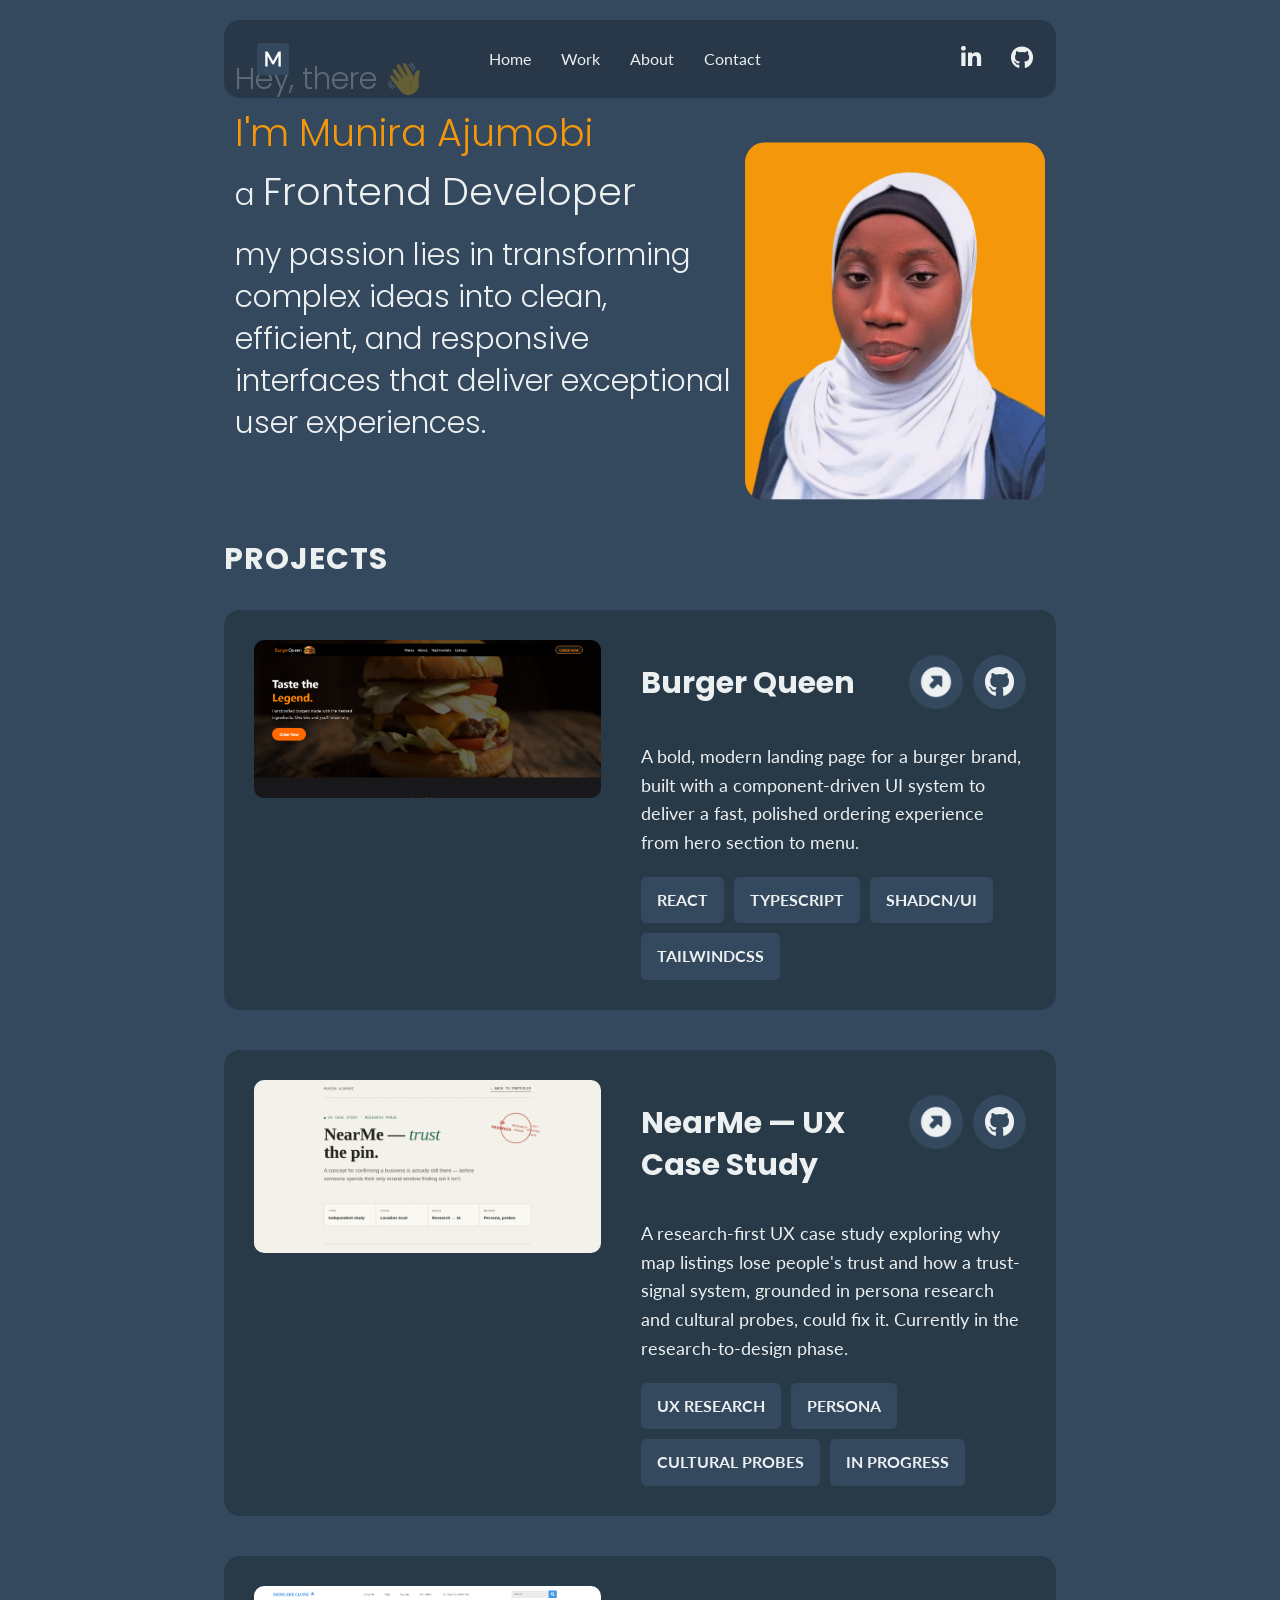
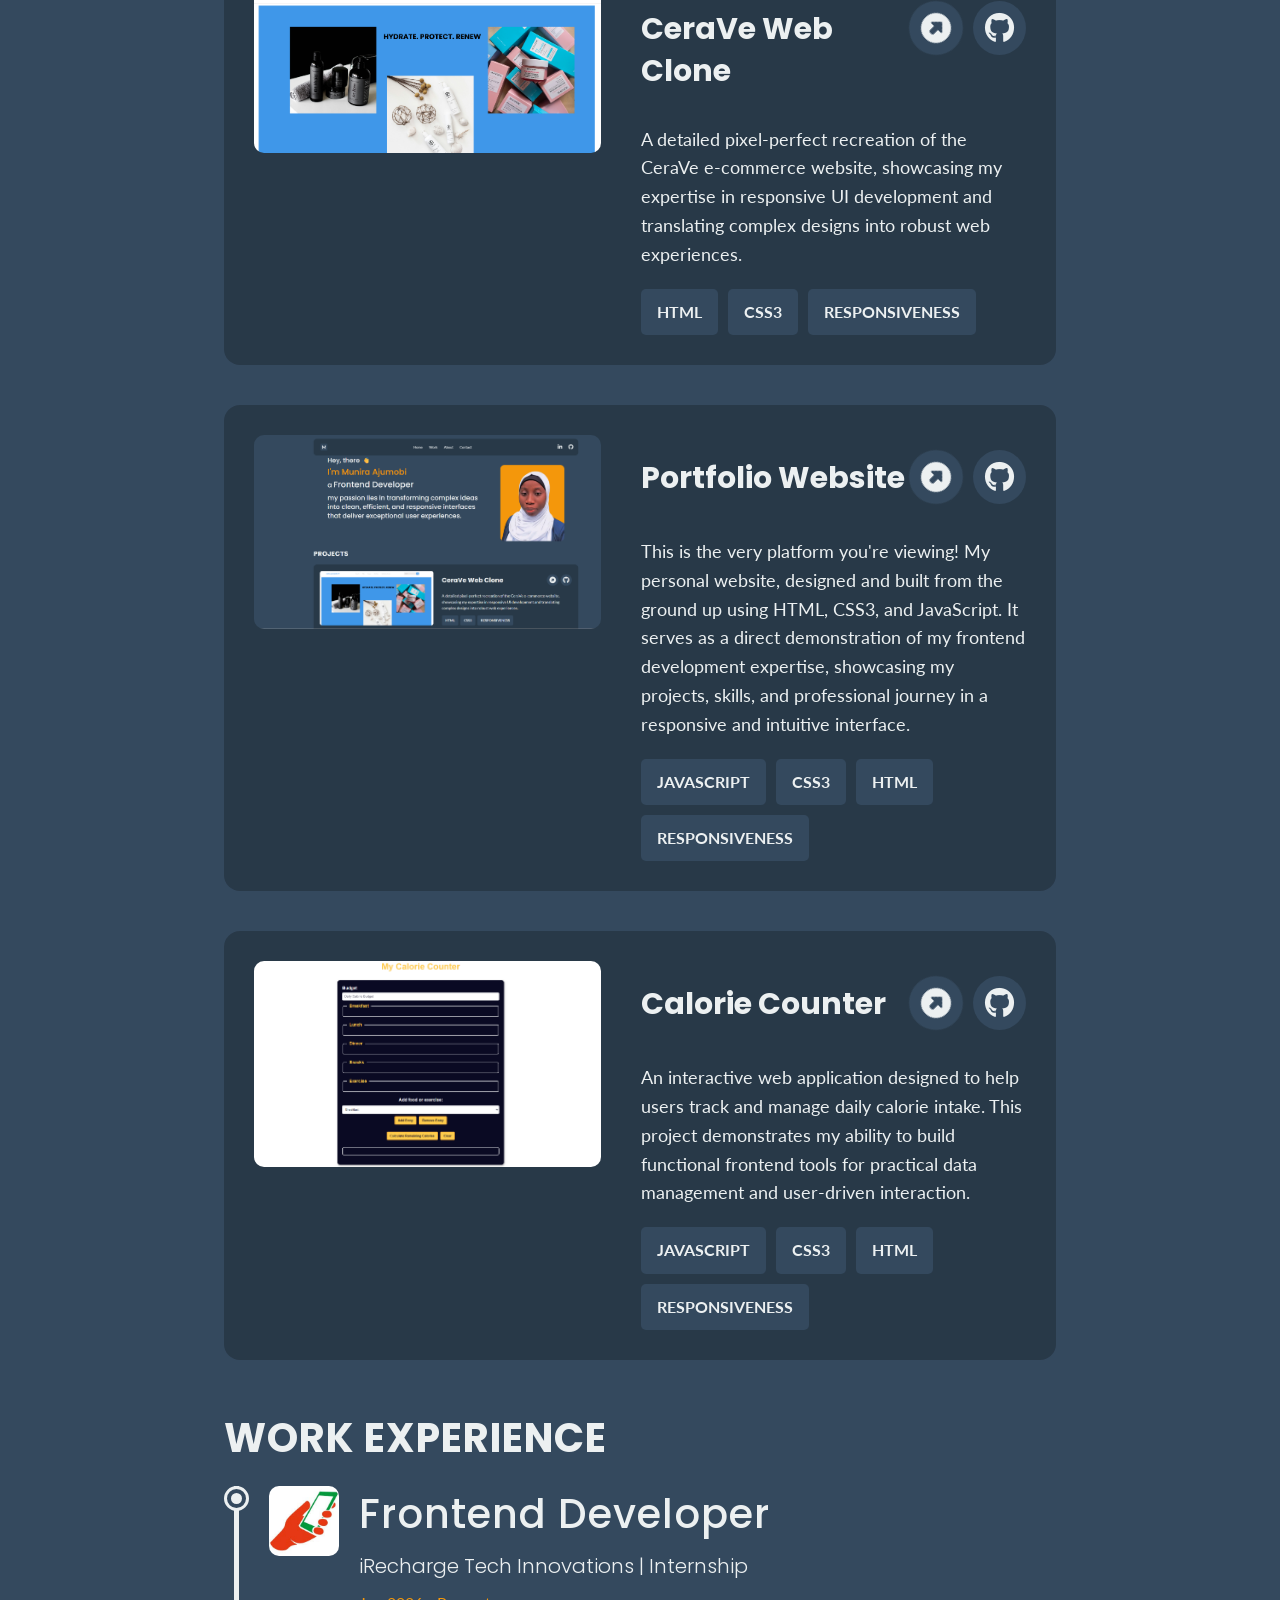
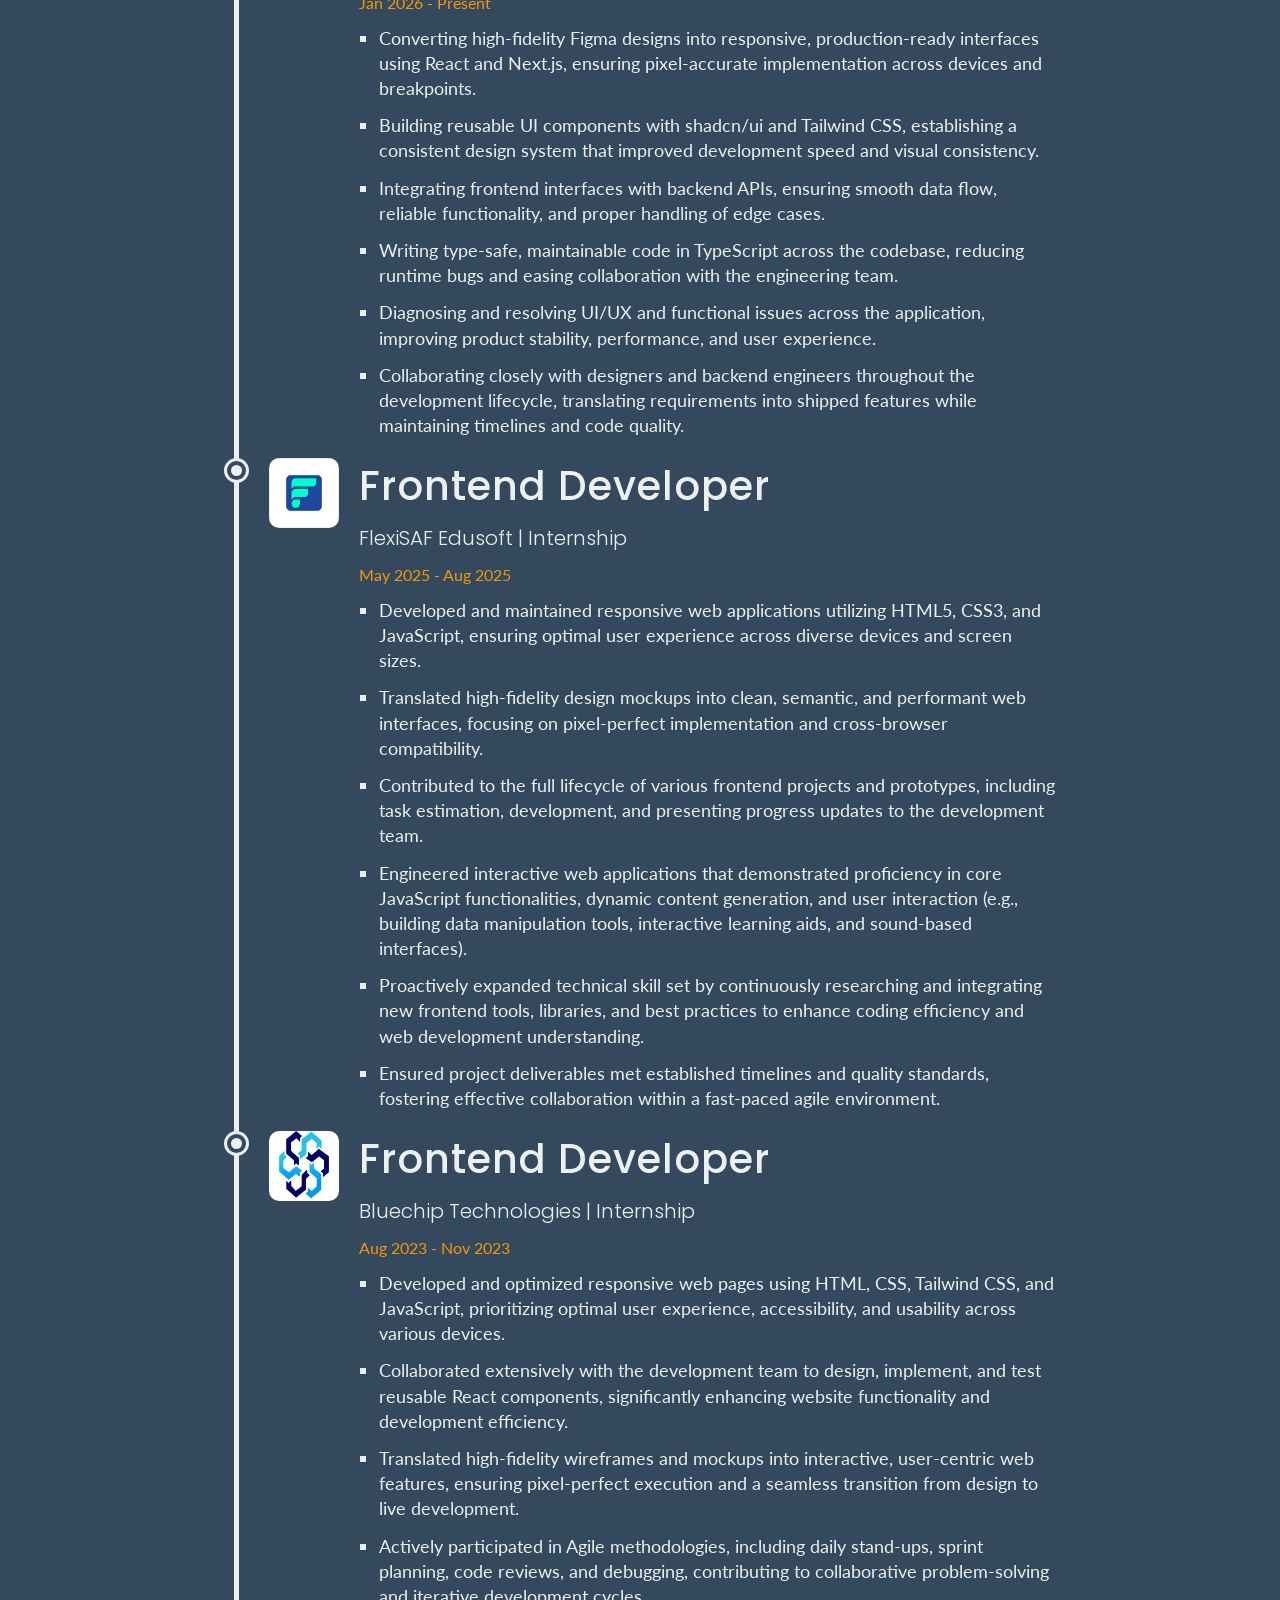
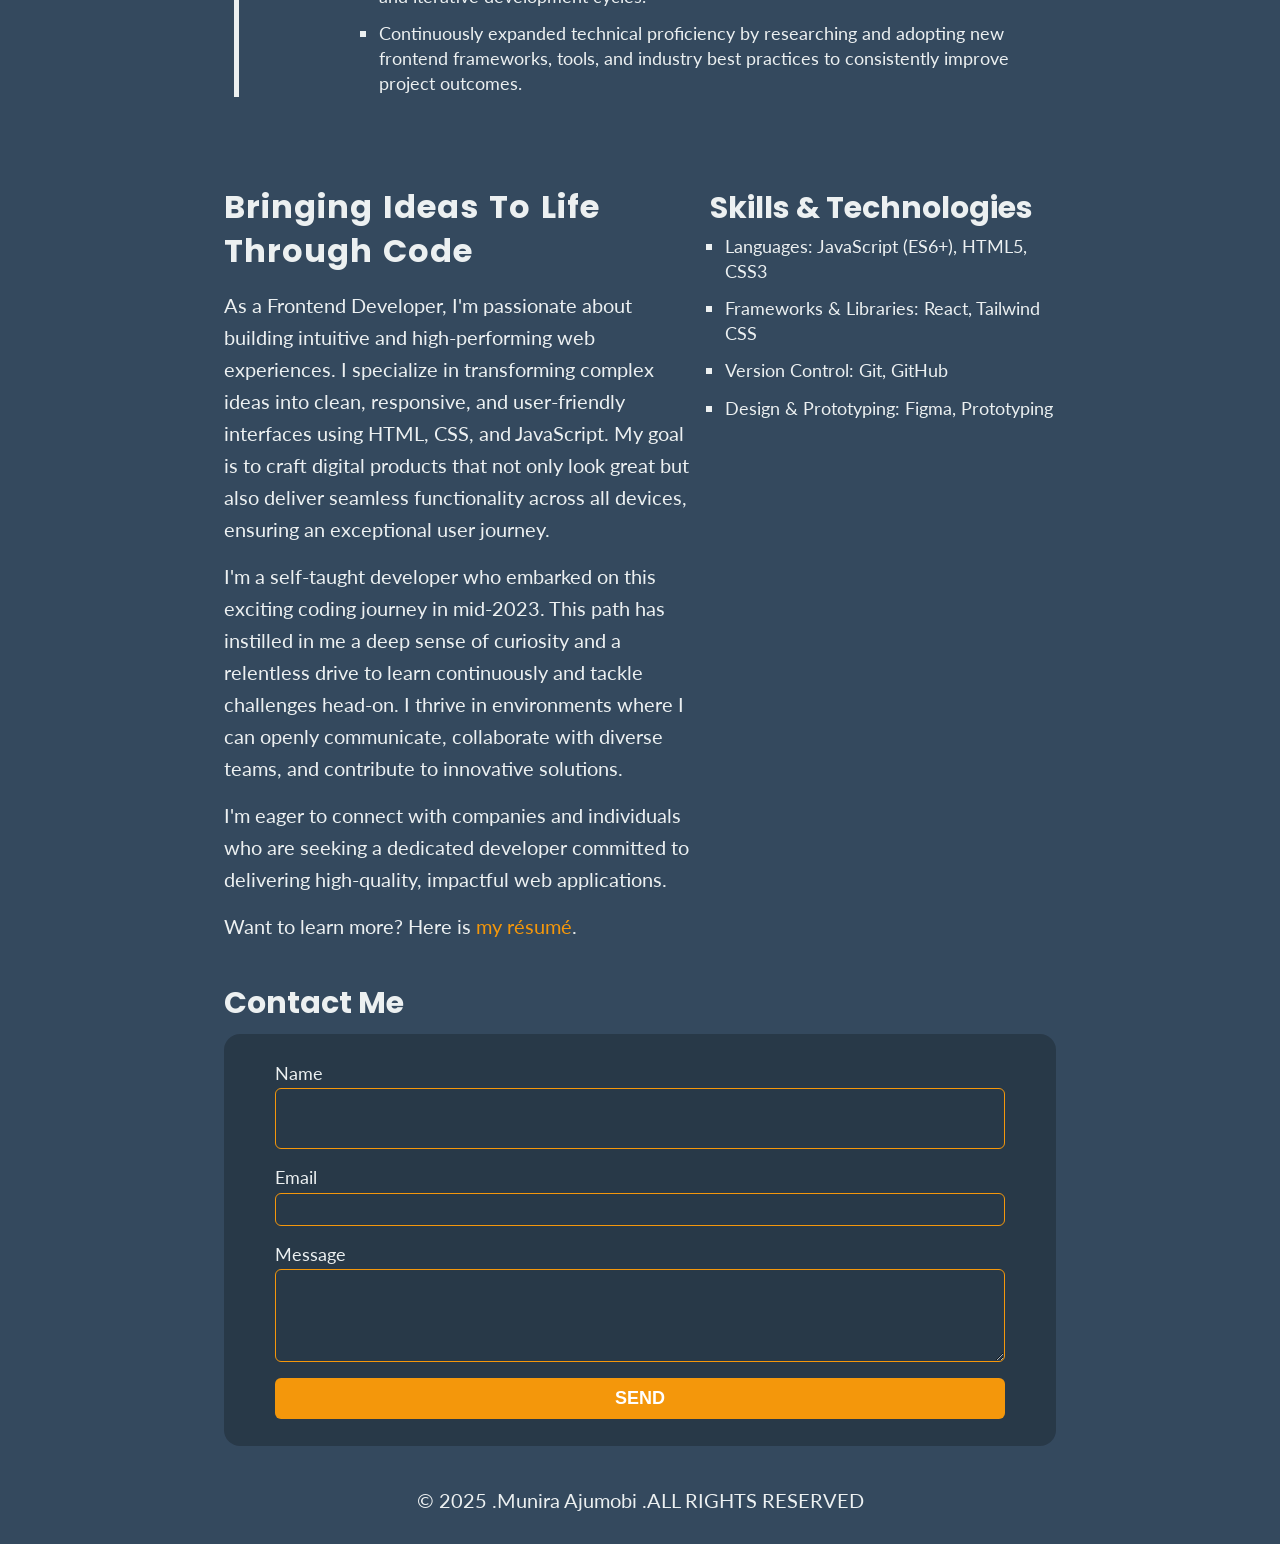
<file: index.html>
<!doctype html>
<html lang="en">
  <head>
    <meta charset="UTF-8" />
    <meta name="viewport" content="width=device-width, initial-scale=1.0" />
    <title>Munira Ajumobi - Frontend Developer Portfolio</title>
    <link
      rel="icon"
      type="image/png"
      sizes="32x32"
      href="./images/favicon-32x32.png"
    />
    <link rel="preconnect" href="https://fonts.googleapis.com" />
    <link rel="preconnect" href="https://fonts.gstatic.com" crossorigin />
    <link
      href="https://fonts.googleapis.com/css2?family=Poppins:wght@500;700&display=swap"
      rel="stylesheet"
    />

    <link rel="preconnect" href="https://fonts.googleapis.com" />
    <link rel="preconnect" href="https://fonts.gstatic.com" crossorigin />
    <link
      href="https://fonts.googleapis.com/css2?family=Lato:wght@400;700&display=swap"
      rel="stylesheet"
    />

    <link
      rel="stylesheet"
      href="https://cdnjs.cloudflare.com/ajax/libs/font-awesome/6.5.2/css/all.min.css"
      integrity="sha512-SnH5WK+bZxgPHs44uWIX+LLJAJ9/2PkPKZ5QiAj6Ta86w+fsb2TkcmfRyVX3pBnMFcV7oQPJkl9QevSCWr3W6A=="
      crossorigin="anonymous"
      referrerpolicy="no-referrer"
    />

    <link rel="stylesheet" href="styles.css" />
  </head>
  <body>
    <div class="portfolio-container">
      <nav>
        <p id="my-name">Munira Ajumobi</p>
        <img src="./images/favicon-32x32.png" id="muni-logo" />
        <i class="fa fa-bars" id="bars" aria-hidden="true"></i>
        <i class="fa fa-times" id="close" aria-hidden="true"></i>

        <ul class="larger-screen-nav">
          <li><a href="#home">Home</a></li>
          <li><a href="#work">Work</a></li>
          <li><a href="#about">About</a></li>
          <li><a href="#contact">Contact</a></li>
        </ul>

        <div class="contact-iconnn larger-screen-nav">
          <a href="https://www.linkedin.com/in/munira-ajumobi" target="_blank"
            ><i
              class="fab fa-linkedin-in"
              id="contact-icon"
              aria-hidden="true"
            ></i
          ></a>
          <a href="https://github.com/Mun-eerah" target="_blank"
            ><i class="fab fa-github" id="contact-icon" aria-hidden="true"></i
          ></a>
        </div>
      </nav>

      <div class="second-nav">
        <ul>
          <li><a href="#home">Home</a></li>
          <li><a href="#work">Work</a></li>
          <li><a href="#about">About</a></li>
          <li><a href="#contact">Contact</a></li>
        </ul>

        <div class="contact-icons">
          <a href="https://www.linkedin.com/in/munira-ajumobi" target="_blank"
            ><i
              class="fab fa-linkedin-in"
              id="contact-icon"
              aria-hidden="true"
            ></i
          ></a>
          <a href="https://github.com/Mun-eerah" target="_blank"
            ><i class="fab fa-github" id="contact-icon" aria-hidden="true"></i
          ></a>
        </div>
      </div>

      <div class="intro-and-image">
        <header id="home">
          <h2>Hey, there 👋</h2>
          <h1 id="name">I'm Munira Ajumobi</h1>
          <h1>a <span id="field">Frontend Developer</span></h1>
          <h2>
            my passion lies in transforming complex ideas into clean, efficient,
            and responsive interfaces that deliver exceptional user experiences.
          </h2>
        </header>

        <div id="muni-div">
          <img
            src="./images/mypic-white-hijab.png"
            title="Munira Ajumobi"
            id="muni"
          />
        </div>
      </div>

      <section id="work">
        <h1>PROJECTS</h1>
        <div class="projects">
          <div class="project">
            <img
              src="./images/burgerqueen.png"
              title="burger queen"
              id="calorie"
            />
            <div>
              <div id="div1">
                <h2>Burger Queen</h2>
                <div id="div2">
                  <a
                    href="https://burgerqueen-landing.vercel.app/"
                    target="_blank"
                    ><i
                      class="fa-solid fa-circle-up project-icon"
                      id="project-icon-arrow"
                      aria-hidden="true"
                    ></i
                  ></a>
                  <a href="https://github.com/Mun-eerah" target="_blank"
                    ><i
                      class="fab fa-github project-icon"
                      aria-hidden="true"
                    ></i
                  ></a>
                </div>
              </div>
              <div id="div3">
                <p>
                  A bold, modern landing page for a burger brand, built with a
                  component-driven UI system to deliver a fast, polished
                  ordering experience from hero section to menu.
                </p>
                <ul class="div3-ul">
                  <li>REACT</li>
                  <li>TYPESCRIPT</li>
                  <li>SHADCN/UI</li>
                  <li>TAILWINDCSS</li>
                </ul>
              </div>
            </div>
          </div>

          <div class="project">
            <img
              src="./images/nearme-thumb.png"
              title="NearMe UX case study"
              id="calorie"
            />
            <div>
              <div id="div1">
                <h2>NearMe — UX Case Study</h2>
                <div id="div2">
                  <a
                    href="https://mun-eerah.github.io/portfolio-website/nearme-case-study.html"
                    target="_blank"
                    ><i
                      class="fa-solid fa-circle-up project-icon"
                      id="project-icon-arrow"
                      aria-hidden="true"
                    ></i
                  ></a>
                  <a href="https://github.com/Mun-eerah" target="_blank"
                    ><i
                      class="fab fa-github project-icon"
                      aria-hidden="true"
                    ></i
                  ></a>
                </div>
              </div>
              <div id="div3">
                <p>
                  A research-first UX case study exploring why map listings lose
                  people's trust and how a trust-signal system, grounded in
                  persona research and cultural probes, could fix it. Currently
                  in the research-to-design phase.
                </p>
                <ul class="div3-ul">
                  <li>UX RESEARCH</li>
                  <li>PERSONA</li>
                  <li>CULTURAL PROBES</li>
                  <li>IN PROGRESS</li>
                </ul>
              </div>
            </div>
          </div>

          <div class="project">
            <img
              src="./images/projects2.png"
              title="calorie counter"
              id="calorie"
            />
            <div>
              <div id="div1">
                <h2>CeraVe Web Clone</h2>
                <div id="div2">
                  <a
                    href="https://mun-eerah.github.io/cerave-website-clone/"
                    target="_blank"
                    ><i
                      class="fa-solid fa-circle-up project-icon"
                      id="project-icon-arrow"
                      aria-hidden="true"
                    ></i
                  ></a>
                  <a href="https://github.com/Mun-eerah" target="_blank"
                    ><i
                      class="fab fa-github project-icon"
                      aria-hidden="true"
                    ></i
                  ></a>
                </div>
              </div>
              <div id="div3">
                <p>
                  A detailed pixel-perfect recreation of the CeraVe e-commerce
                  website, showcasing my expertise in responsive UI development
                  and translating complex designs into robust web experiences.
                </p>
                <ul class="div3-ul">
                  <li>HTML</li>
                  <li>CSS3</li>
                  <li>RESPONSIVENESS</li>
                </ul>
              </div>
            </div>
          </div>

          <div class="project">
            <img
              src="./images/new_portfolio-pic.png"
              title="portfolio website"
              id="calorie"
            />
            <div>
              <div id="div1">
                <h2>Portfolio Website</h2>
                <div id="div2">
                  <a
                    href="https://mun-eerah.github.io/portfolio-website/"
                    target="_blank"
                    ><i
                      class="fa-solid fa-circle-up project-icon"
                      id="project-icon-arrow"
                      aria-hidden="true"
                    ></i
                  ></a>
                  <a href="https://github.com/Mun-eerah" target="_blank"
                    ><i
                      class="fab fa-github project-icon"
                      aria-hidden="true"
                    ></i
                  ></a>
                </div>
              </div>
              <div id="div3">
                <p>
                  This is the very platform you're viewing! My personal website,
                  designed and built from the ground up using HTML, CSS3, and
                  JavaScript. It serves as a direct demonstration of my frontend
                  development expertise, showcasing my projects, skills, and
                  professional journey in a responsive and intuitive interface.
                </p>
                <ul class="div3-ul">
                  <li>JAVASCRIPT</li>
                  <li>CSS3</li>
                  <li>HTML</li>
                  <li>RESPONSIVENESS</li>
                </ul>
              </div>
            </div>
          </div>

          <div class="project">
            <img
              src="./images/projects1.png"
              title="calorie counter"
              id="calorie"
            />
            <div>
              <div id="div1">
                <h2>Calorie Counter</h2>
                <div id="div2">
                  <a
                    href="https://mun-eerah.github.io/calorie-counter-app/"
                    target="_blank"
                    ><i
                      class="fa-solid fa-circle-up project-icon"
                      id="project-icon-arrow"
                      aria-hidden="true"
                    ></i
                  ></a>
                  <a href="https://github.com/Mun-eerah" target="_blank"
                    ><i
                      class="fab fa-github project-icon"
                      aria-hidden="true"
                    ></i
                  ></a>
                </div>
              </div>
              <div id="div3">
                <p>
                  An interactive web application designed to help users track
                  and manage daily calorie intake. This project demonstrates my
                  ability to build functional frontend tools for practical data
                  management and user-driven interaction.
                </p>
                <ul class="div3-ul">
                  <li>JAVASCRIPT</li>
                  <li>CSS3</li>
                  <li>HTML</li>
                  <li>RESPONSIVENESS</li>
                </ul>
              </div>
            </div>
          </div>
        </div>
      </section>

      <article>
        <h1>WORK EXPERIENCE</h1>

        <div class="timeline">
          <!--timeline container-->

          <div class="timeline-item">
            <!--a single item-->
            <div class="timeline-marker">
              <div class="marker"></div>
            </div>
            <!--the markers or circles-->
            <div class="timeline-content">
              <div>
                <img
                  src="images/irecharge-logo.png"
                  class="timeline-image"
                />
              </div>
              <div>
                <h1>Frontend Developer</h1>
                <h3>iRecharge Tech Innovations | Internship</h3>
                <p>Jan 2026 - Present</p>
                <ul>
                  <li>
                    Converting high-fidelity Figma designs into responsive,
                    production-ready interfaces using React and Next.js,
                    ensuring pixel-accurate implementation across devices and
                    breakpoints.
                  </li>
                  <li>
                    Building reusable UI components with shadcn/ui and
                    Tailwind CSS, establishing a consistent design system that
                    improved development speed and visual consistency.
                  </li>
                  <li>
                    Integrating frontend interfaces with backend APIs,
                    ensuring smooth data flow, reliable functionality, and
                    proper handling of edge cases.
                  </li>
                  <li>
                    Writing type-safe, maintainable code in TypeScript across
                    the codebase, reducing runtime bugs and easing
                    collaboration with the engineering team.
                  </li>
                  <li>
                    Diagnosing and resolving UI/UX and functional issues
                    across the application, improving product stability,
                    performance, and user experience.
                  </li>
                  <li>
                    Collaborating closely with designers and backend
                    engineers throughout the development lifecycle,
                    translating requirements into shipped features while
                    maintaining timelines and code quality.
                  </li>
                </ul>
              </div>
            </div>
          </div>

          <div class="timeline-item">
            <!--a single item-->
            <div class="timeline-marker">
              <div class="marker"></div>
            </div>
            <!--the markers or circles-->
            <div class="timeline-content">
              <div>
                <img src="images/flexisaf logo.png" class="timeline-image" />
              </div>
              <div>
                <h1>Frontend Developer</h1>
                <h3>FlexiSAF Edusoft | Internship</h3>
                <p>May 2025 - Aug 2025</p>
                <ul>
                  <li>
                    Developed and maintained responsive web applications
                    utilizing HTML5, CSS3, and JavaScript, ensuring optimal user
                    experience across diverse devices and screen sizes.
                  </li>
                  <li>
                    Translated high-fidelity design mockups into clean,
                    semantic, and performant web interfaces, focusing on
                    pixel-perfect implementation and cross-browser
                    compatibility.
                  </li>
                  <li>
                    Contributed to the full lifecycle of various frontend
                    projects and prototypes, including task estimation,
                    development, and presenting progress updates to the
                    development team.
                  </li>
                  <li>
                    Engineered interactive web applications that demonstrated
                    proficiency in core JavaScript functionalities, dynamic
                    content generation, and user interaction (e.g., building
                    data manipulation tools, interactive learning aids, and
                    sound-based interfaces).
                  </li>
                  <li>
                    Proactively expanded technical skill set by continuously
                    researching and integrating new frontend tools, libraries,
                    and best practices to enhance coding efficiency and web
                    development understanding.
                  </li>
                  <li>
                    Ensured project deliverables met established timelines and
                    quality standards, fostering effective collaboration within
                    a fast-paced agile environment.
                  </li>
                </ul>
              </div>
            </div>
          </div>

          <div class="timeline-item">
            <!--a single item-->
            <div class="timeline-marker">
              <div class="marker"></div>
            </div>
            <!--the markers or circles-->
            <div class="timeline-content">
              <div>
                <img
                  src="images/bluechip-logo.jpeg"
                  class="timeline-image bluechip"
                />
              </div>
              <div>
                <h1>Frontend Developer</h1>
                <h3>Bluechip Technologies | Internship</h3>
                <p>Aug 2023 - Nov 2023</p>
                <ul>
                  <li>
                    Developed and optimized responsive web pages using HTML,
                    CSS, Tailwind CSS, and JavaScript, prioritizing optimal user
                    experience, accessibility, and usability across various
                    devices.
                  </li>
                  <li>
                    Collaborated extensively with the development team to
                    design, implement, and test reusable React components,
                    significantly enhancing website functionality and
                    development efficiency.
                  </li>
                  <li>
                    Translated high-fidelity wireframes and mockups into
                    interactive, user-centric web features, ensuring
                    pixel-perfect execution and a seamless transition from
                    design to live development.
                  </li>
                  <li>
                    Actively participated in Agile methodologies, including
                    daily stand-ups, sprint planning, code reviews, and
                    debugging, contributing to collaborative problem-solving and
                    iterative development cycles.
                  </li>
                  <li>
                    Continuously expanded technical proficiency by researching
                    and adopting new frontend frameworks, tools, and industry
                    best practices to consistently improve project outcomes.
                  </li>
                </ul>
              </div>
            </div>
          </div>
        </div>
      </article>

      <footer id="about">
        <div class="footer-div1">
          <h1>Bringing Ideas to Life Through Code</h1>
          <p>
            As a Frontend Developer, I'm passionate about building intuitive and
            high-performing web experiences. I specialize in transforming
            complex ideas into clean, responsive, and user-friendly interfaces
            using HTML, CSS, and JavaScript. My goal is to craft digital
            products that not only look great but also deliver seamless
            functionality across all devices, ensuring an exceptional user
            journey.
          </p>
          <p>
            I'm a self-taught developer who embarked on this exciting coding
            journey in mid-2023. This path has instilled in me a deep sense of
            curiosity and a relentless drive to learn continuously and tackle
            challenges head-on. I thrive in environments where I can openly
            communicate, collaborate with diverse teams, and contribute to
            innovative solutions.
          </p>
          <p>
            I'm eager to connect with companies and individuals who are seeking
            a dedicated developer committed to delivering high-quality,
            impactful web applications.
          </p>
          <p>
            Want to learn more? Here is
            <a
              href="https://drive.google.com/file/d/1asc-HhvAF4fKjJKIKtCedLfScD9_ZHoa/view?usp=sharing"
              id="resume-link"
              >my résumé</a
            >.
          </p>
        </div>
        <div class="footer-text">
          <h2>Skills & Technologies</h2>
          <ul>
            <li>Languages: JavaScript (ES6+), HTML5, CSS3</li>
            <li>Frameworks & Libraries: React, Tailwind CSS</li>
            <li>Version Control: Git, GitHub</li>
            <li>Design & Prototyping: Figma, Prototyping</li>
          </ul>
        </div>
      </footer>

      <div class="contact" id="contact">
        <h2>Contact Me</h2>
        <form action="https://formspree.io/f/xqalkwkb" method="POST">
          <div class="form-item">
            <label for="name">Name</label>
            <input type="text" id="name" name="name" required />
          </div>

          <div class="form-item">
            <label for="email">Email</label>
            <input type="email" id="email" name="email" required />
          </div>

          <div class="form-item">
            <label for="message">Message</label>
            <textarea id="message" name="message" rows="5" required></textarea>
          </div>

          <button type="submit">SEND</button>
        </form>
      </div>
      <div id="copyright">© 2025 .Munira Ajumobi .ALL RIGHTS RESERVED</div>
    </div>
    <script src="./script.js"></script>
  </body>
</html>
</file>
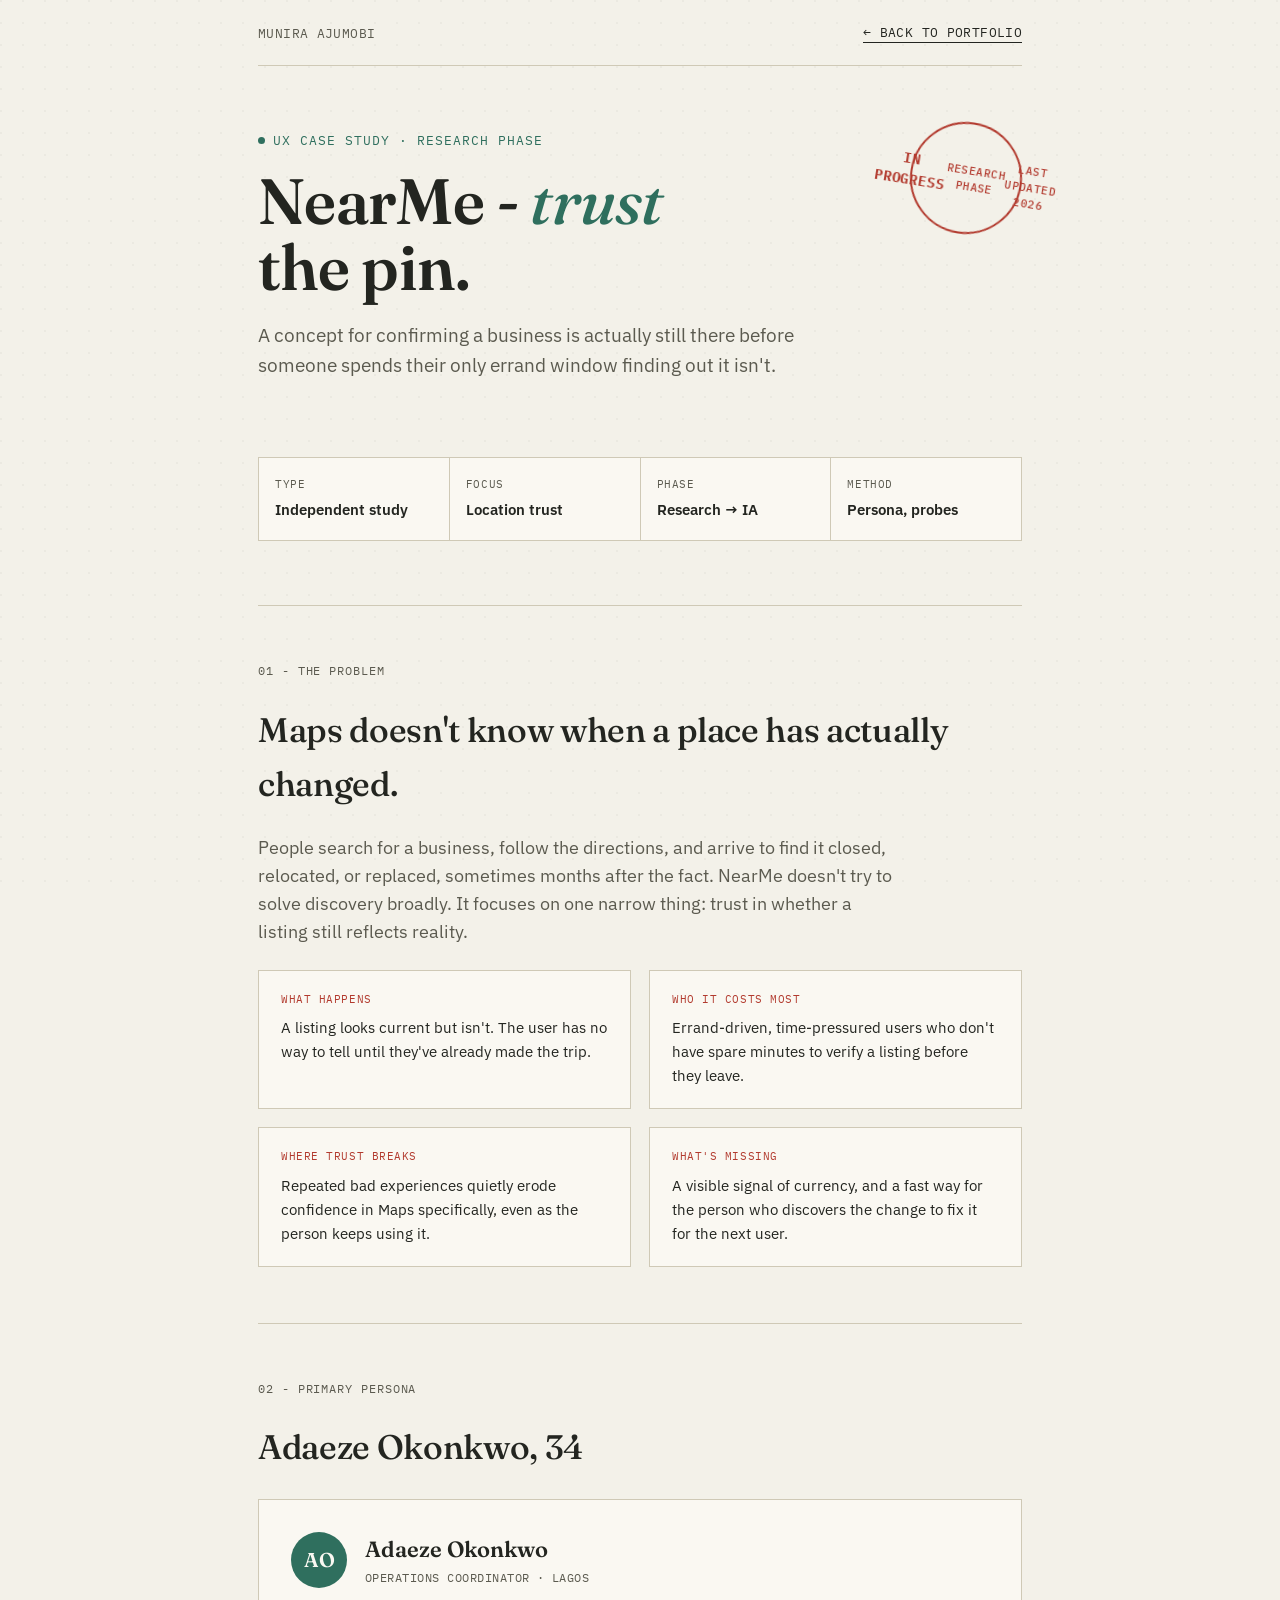
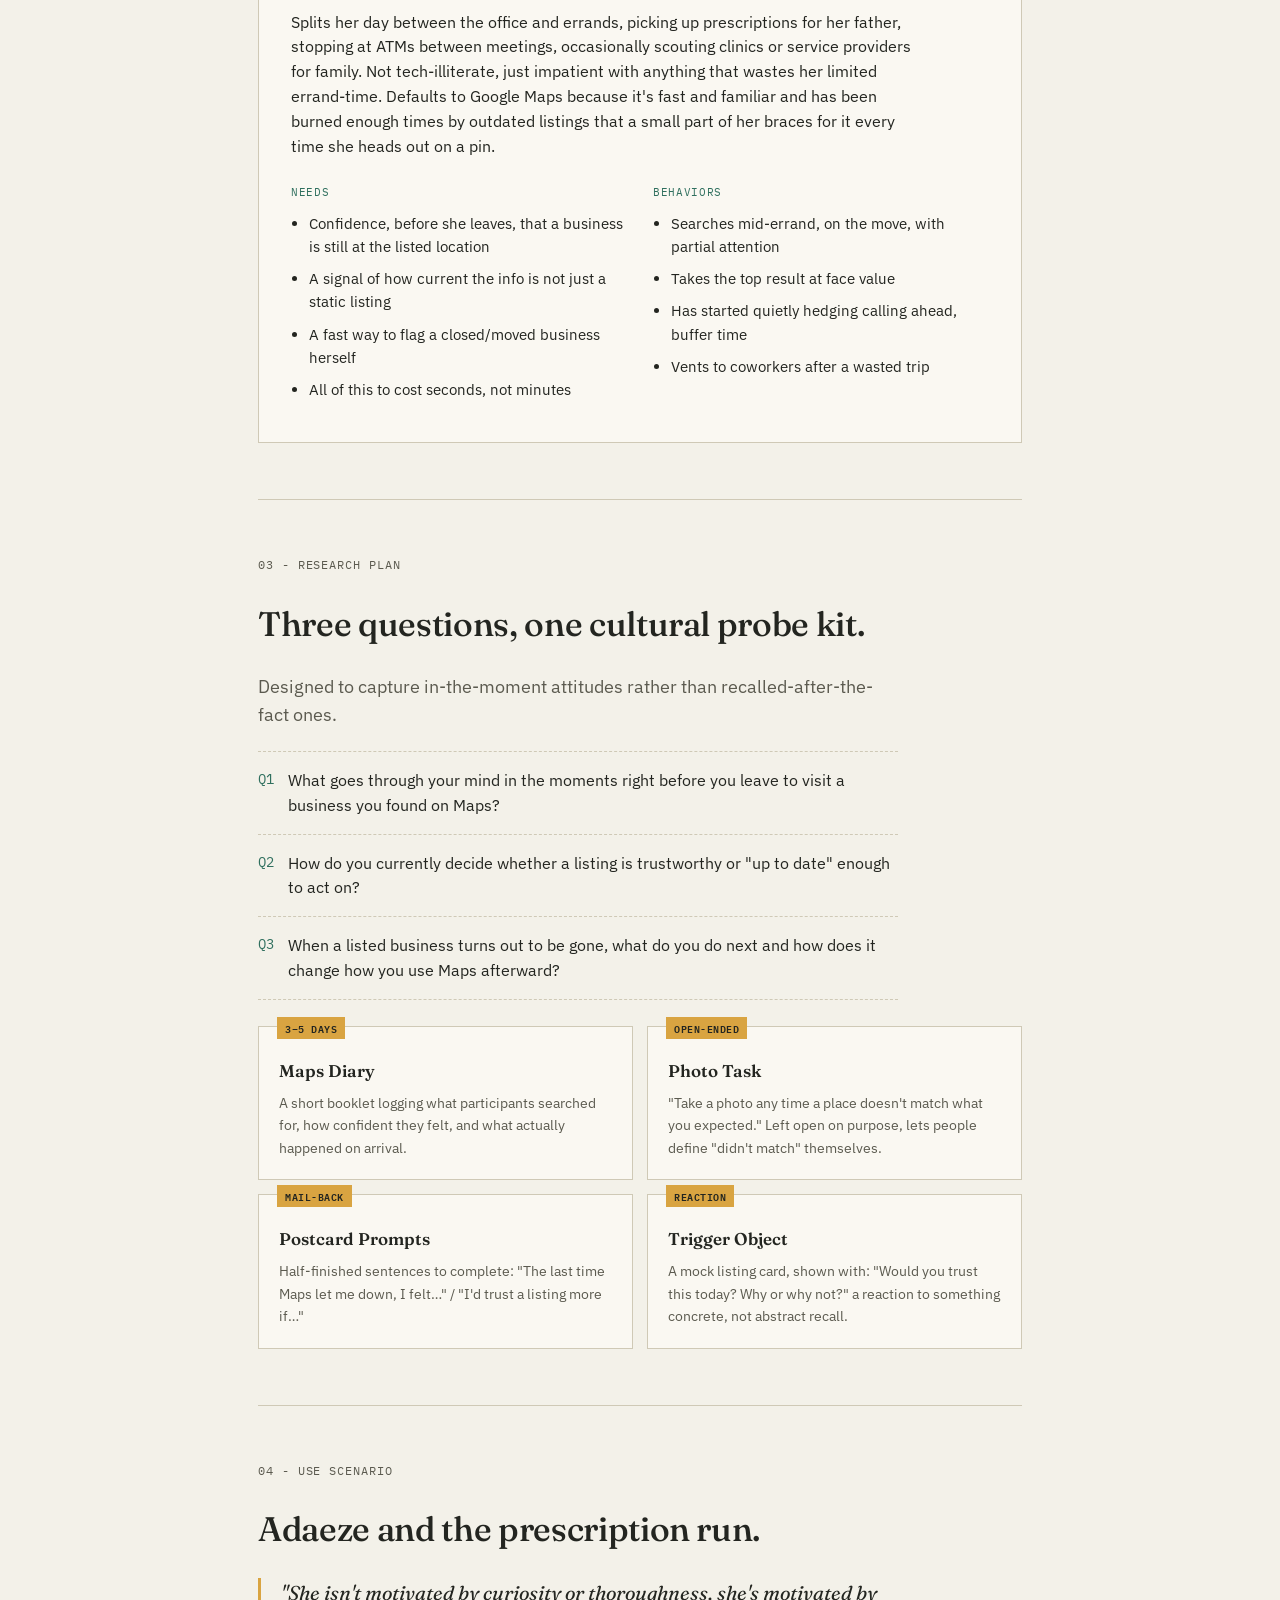
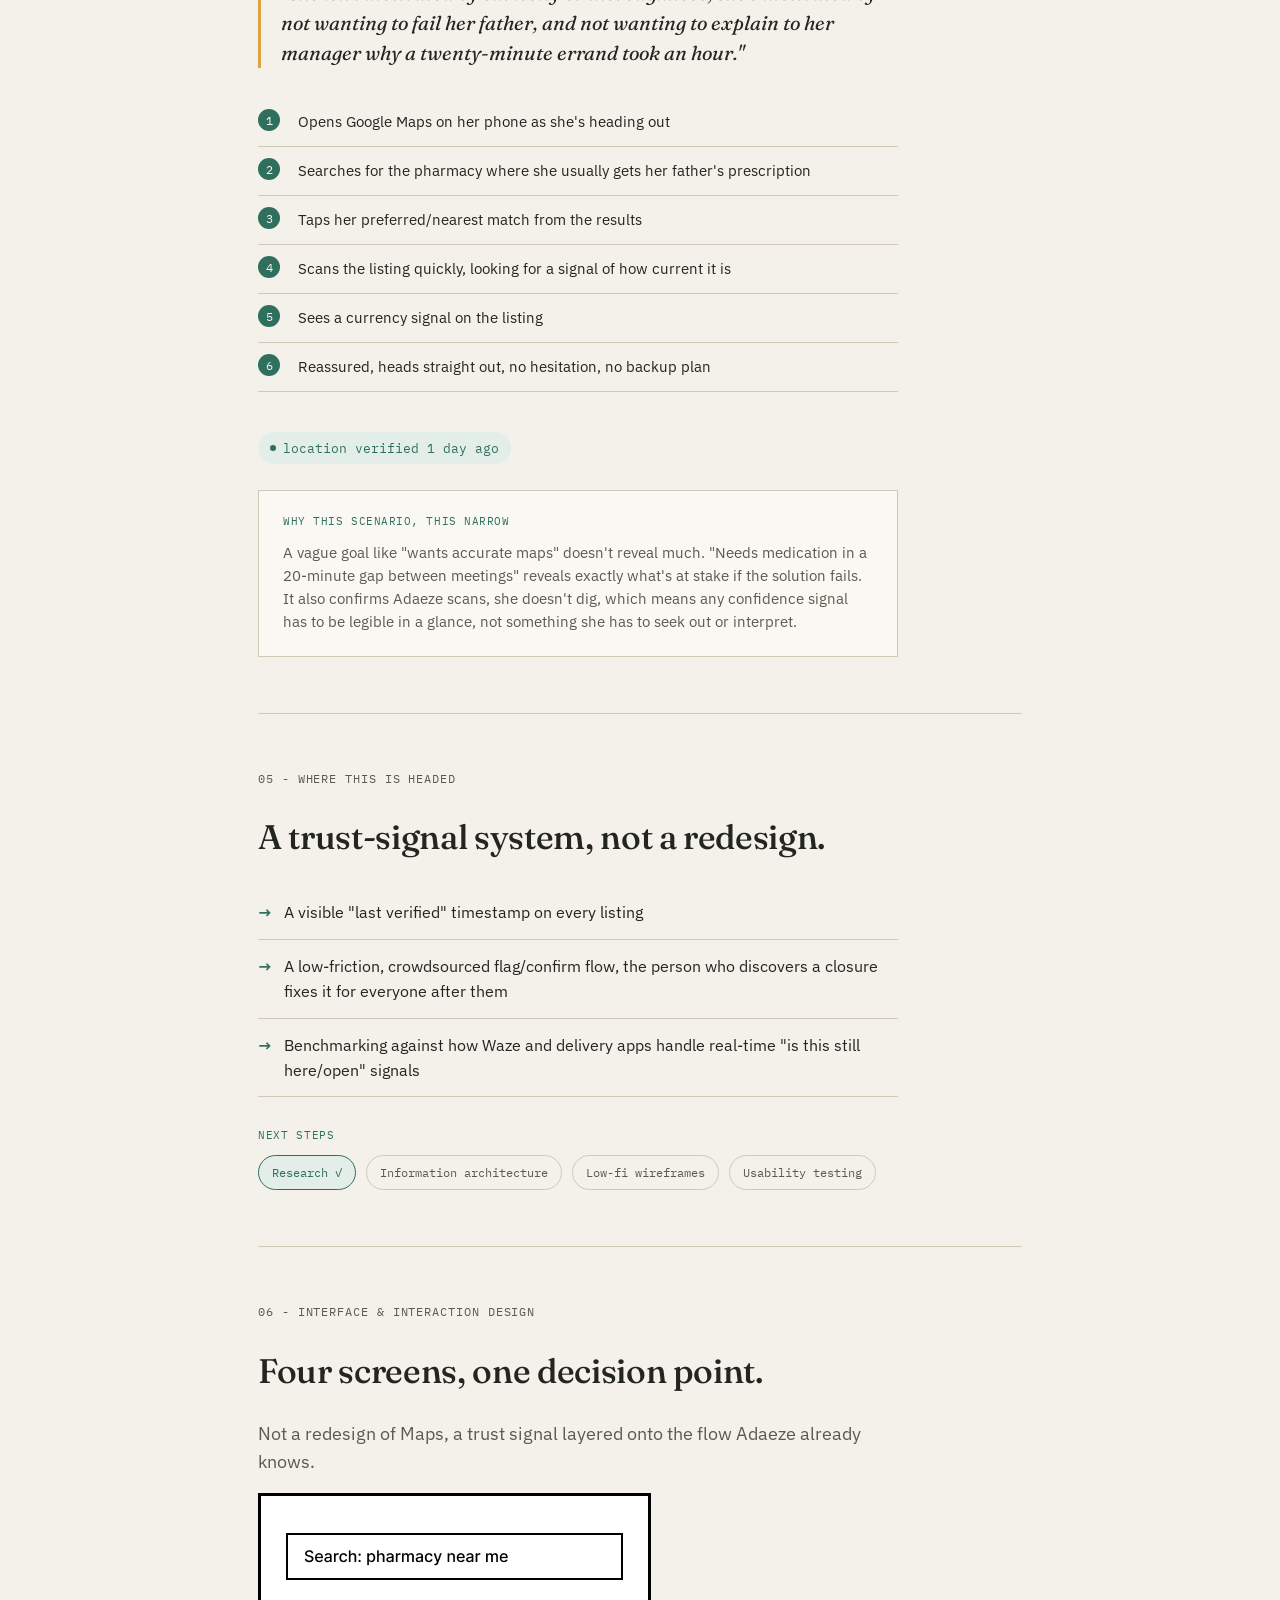
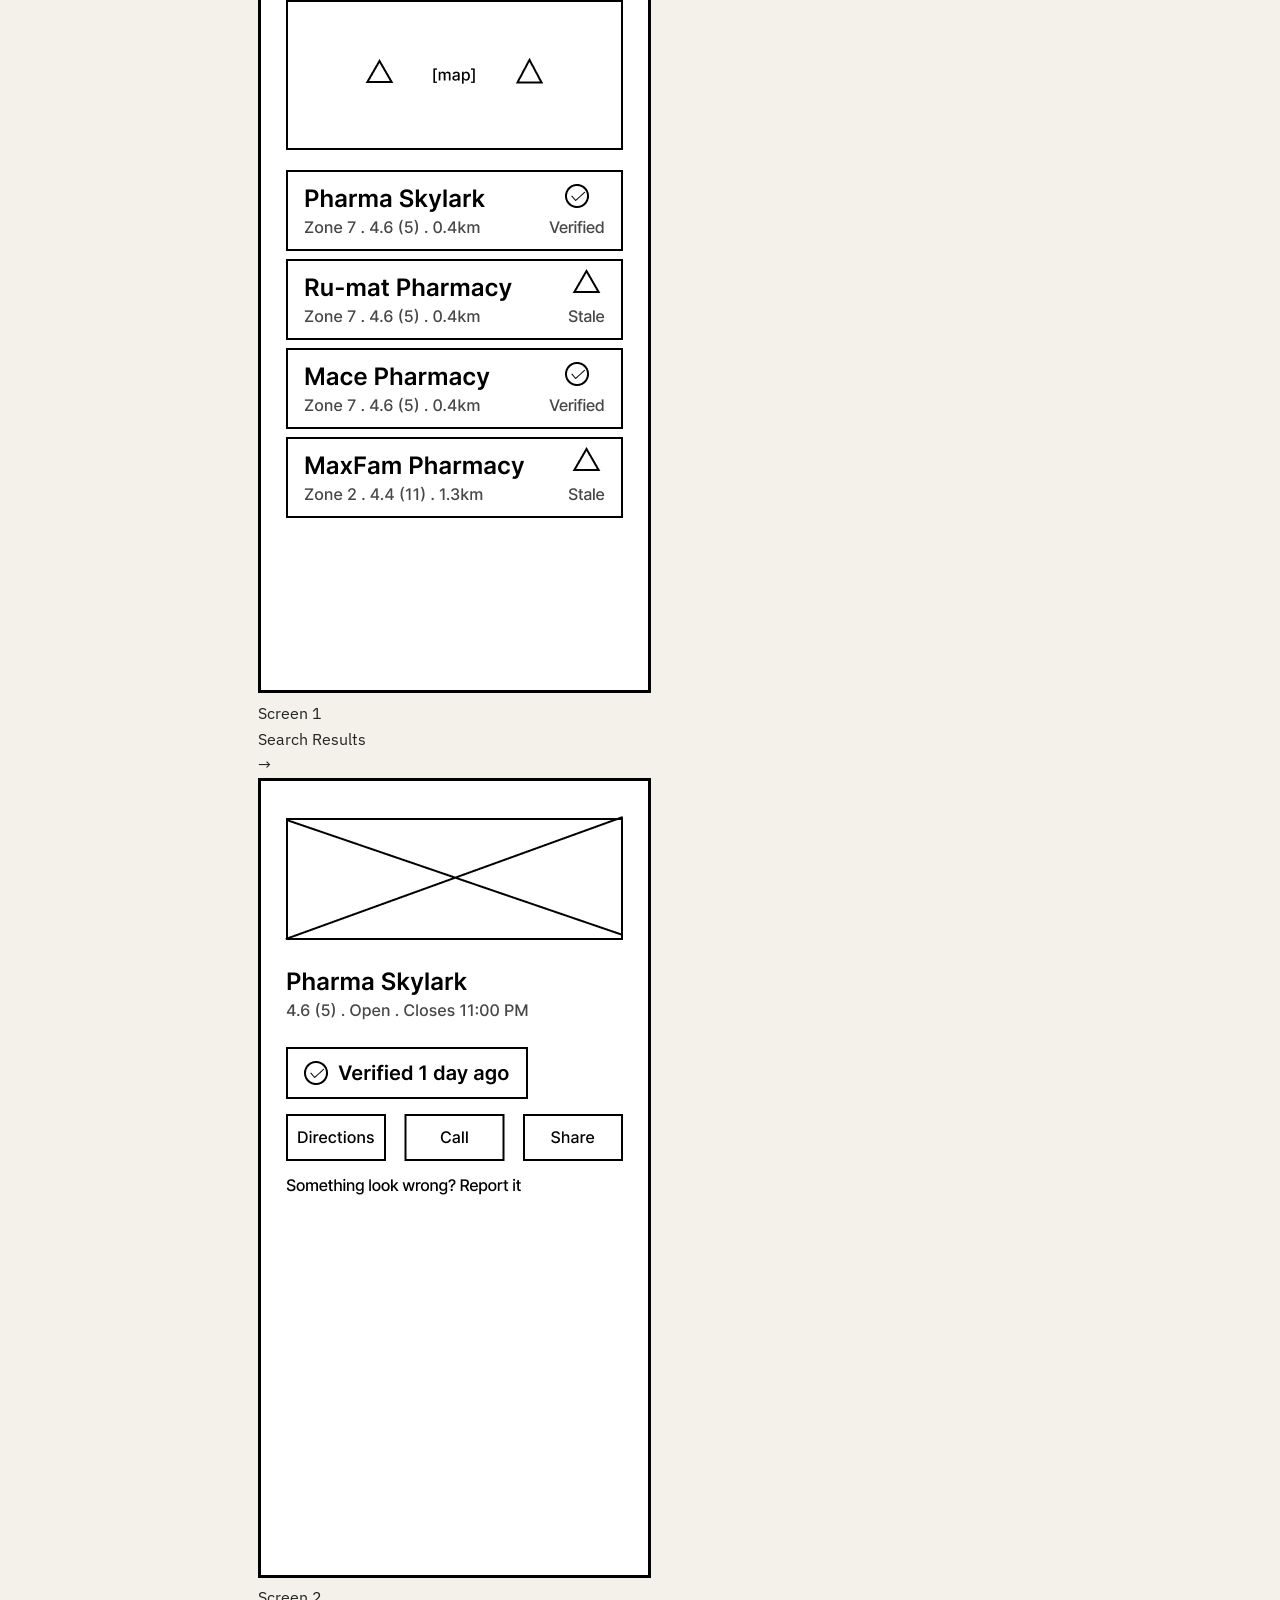
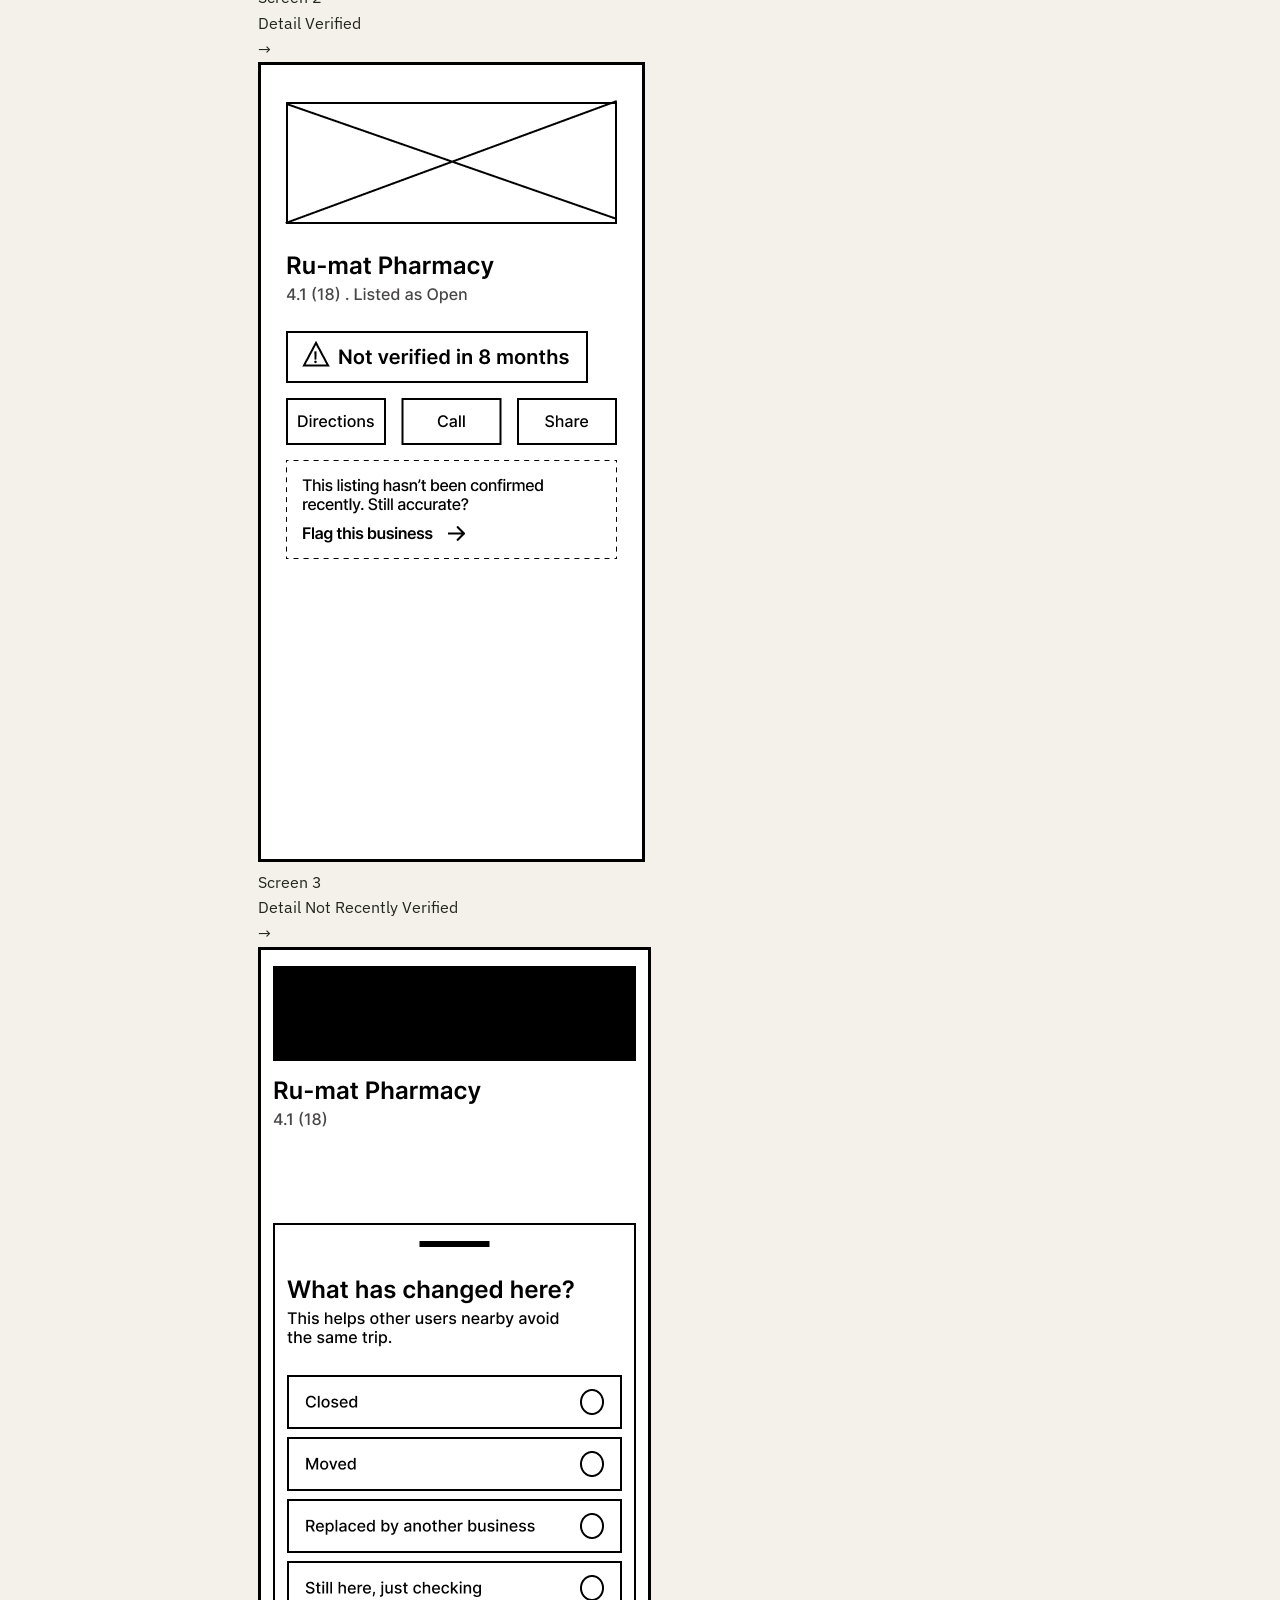
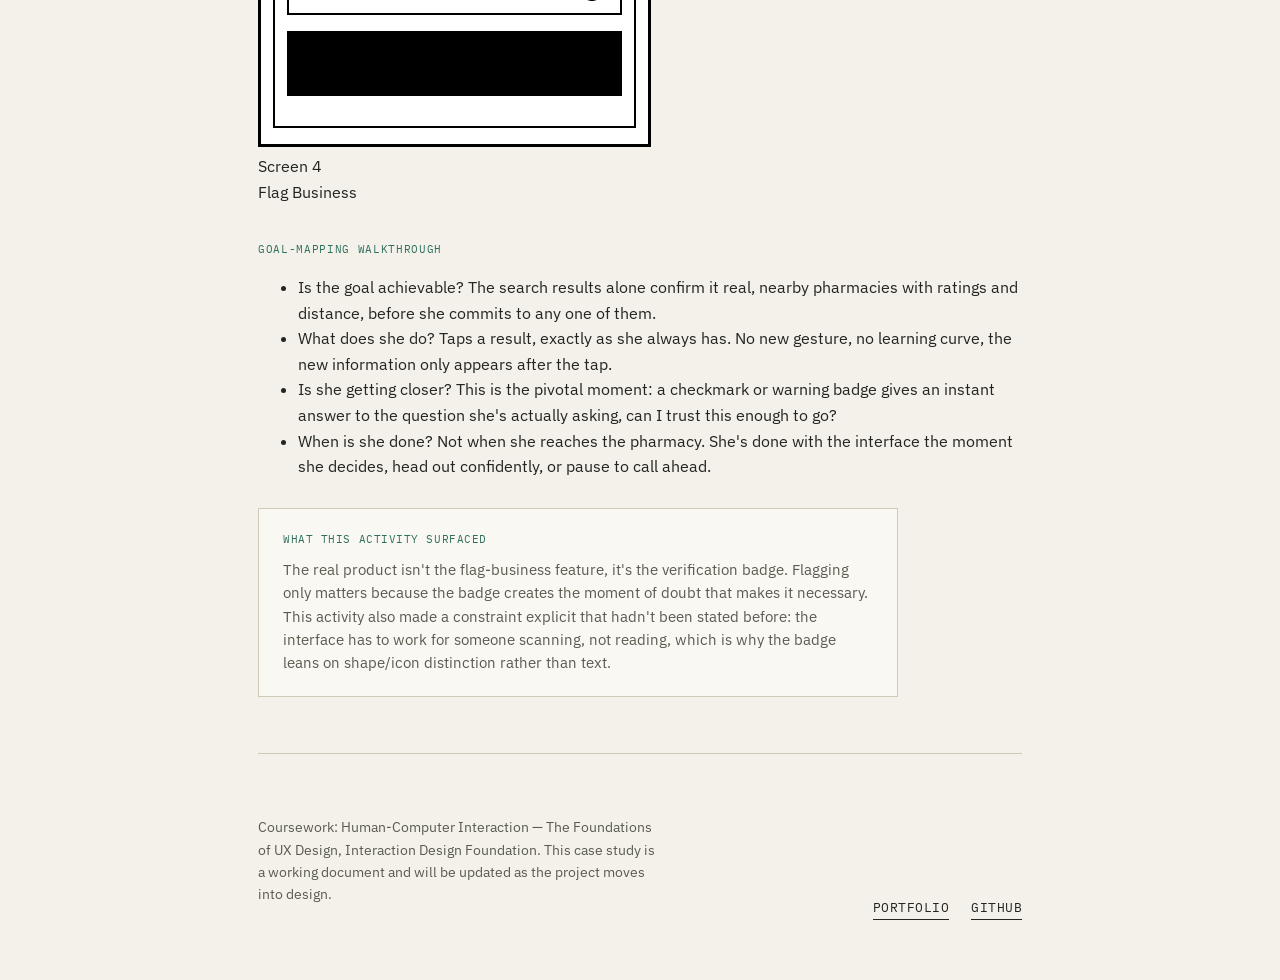
<file: nearme-case-study.html>
<!doctype html>
<html lang="en">
  <head>
    <meta charset="UTF-8" />
    <meta name="viewport" content="width=device-width, initial-scale=1.0" />
    <title>NearMe - Trust the Pin | UX Case Study</title>
    <link rel="preconnect" href="https://fonts.googleapis.com" />
    <link rel="preconnect" href="https://fonts.gstatic.com" crossorigin />
    <link
      href="https://fonts.googleapis.com/css2?family=Fraunces:ital,opsz,wght@0,9..144,400;0,9..144,500;0,9..144,600;1,9..144,500&family=IBM+Plex+Sans:wght@400;500;600;700&family=IBM+Plex+Mono:wght@400;500&display=swap"
      rel="stylesheet"
    />
    <style>
      :root {
        --paper: #f3f1e9;
        --paper-raised: #faf8f2;
        --ink: #232520;
        --ink-soft: #5b5a4f;
        --line: #cfc9b6;
        --verified: #2f6f5e;
        --verified-soft: #e4eee9;
        --stale: #b23a2e;
        --stale-soft: #f5e4e1;
        --mark: #d9a441;
        --max: 820px;
      }
      * {
        box-sizing: border-box;
      }
      html {
        scroll-behavior: smooth;
      }
      body {
        margin: 0;
        background: var(--paper);
        color: var(--ink);
        font-family: "IBM Plex Sans", sans-serif;
        line-height: 1.6;
        -webkit-font-smoothing: antialiased;
      }
      body::before {
        content: "";
        position: fixed;
        inset: 0;
        background-image: radial-gradient(
          circle at 1px 1px,
          rgba(35, 37, 32, 0.035) 1px,
          transparent 0
        );
        background-size: 22px 22px;
        pointer-events: none;
        z-index: 0;
      }
      a {
        color: var(--verified);
      }
      .wrap {
        max-width: var(--max);
        margin: 0 auto;
        padding: 0 28px;
        position: relative;
        z-index: 1;
      }

      /* NAV */
      .nav {
        display: flex;
        justify-content: space-between;
        align-items: center;
        padding: 22px 0;
        border-bottom: 1px solid var(--line);
        font-family: "IBM Plex Mono", monospace;
        font-size: 12.5px;
        letter-spacing: 0.03em;
        text-transform: uppercase;
        color: var(--ink-soft);
      }
      .nav a {
        color: var(--ink);
        text-decoration: none;
        border-bottom: 1px solid var(--ink);
      }
      .nav a:hover {
        color: var(--verified);
        border-color: var(--verified);
      }

      /* HERO */
      .hero {
        padding: 64px 0 40px;
        position: relative;
      }
      .eyebrow {
        font-family: "IBM Plex Mono", monospace;
        font-size: 12.5px;
        letter-spacing: 0.08em;
        text-transform: uppercase;
        color: var(--verified);
        margin-bottom: 18px;
        display: flex;
        align-items: center;
        gap: 8px;
      }
      .eyebrow .dot {
        width: 7px;
        height: 7px;
        border-radius: 50%;
        background: var(--verified);
        display: inline-block;
      }
      h1 {
        font-family: "Fraunces", serif;
        font-weight: 600;
        font-size: clamp(40px, 7vw, 64px);
        line-height: 1.03;
        margin: 0 0 20px;
        letter-spacing: -0.01em;
      }
      h1 em {
        font-style: italic;
        font-weight: 500;
        color: var(--verified);
      }
      .subtitle {
        font-size: 19px;
        color: var(--ink-soft);
        max-width: 560px;
        margin: 0 0 36px;
      }
      .stamp {
        position: absolute;
        top: 56px;
        right: 0;
        width: 112px;
        height: 112px;
        border-radius: 50%;
        border: 2px solid var(--stale);
        display: flex;
        align-items: center;
        justify-content: center;
        transform: rotate(9deg);
        font-family: "IBM Plex Mono", monospace;
        color: var(--stale);
        text-align: center;
        font-size: 11px;
        letter-spacing: 0.04em;
        text-transform: uppercase;
        line-height: 1.5;
        font-weight: 500;
      }
      .stamp span {
        display: block;
      }
      .stamp .big {
        font-size: 14px;
        font-weight: 700;
        letter-spacing: 0.06em;
      }

      /* SNAPSHOT BAR */
      .snapshot {
        display: grid;
        grid-template-columns: repeat(4, 1fr);
        gap: 1px;
        background: var(--line);
        border: 1px solid var(--line);
        margin-bottom: 64px;
      }
      .snap-cell {
        background: var(--paper-raised);
        padding: 18px 16px;
      }
      .snap-cell .label {
        font-family: "IBM Plex Mono", monospace;
        font-size: 10.5px;
        text-transform: uppercase;
        letter-spacing: 0.06em;
        color: var(--ink-soft);
        margin-bottom: 6px;
      }
      .snap-cell .val {
        font-size: 15px;
        font-weight: 600;
      }

      /* SECTIONS */
      section {
        padding: 56px 0;
        border-top: 1px solid var(--line);
        position: relative;
      }
      .marginalia {
        font-family: "IBM Plex Mono", monospace;
        font-size: 11.5px;
        text-transform: uppercase;
        letter-spacing: 0.08em;
        color: var(--ink-soft);
        margin-bottom: 22px;
      }
      h2 {
        font-family: "Fraunces", serif;
        font-weight: 500;
        font-size: clamp(26px, 4vw, 34px);
        margin: 0 0 22px;
        letter-spacing: -0.01em;
      }
      p {
        color: var(--ink);
        max-width: 640px;
      }
      .lede {
        font-size: 17.5px;
        color: var(--ink-soft);
        max-width: 640px;
      }

      /* PROBLEM */
      .problem-grid {
        display: grid;
        grid-template-columns: 1fr;
        gap: 18px;
        margin-top: 24px;
      }
      @media (min-width: 640px) {
        .problem-grid {
          grid-template-columns: 1fr 1fr;
        }
      }
      .problem-card {
        background: var(--paper-raised);
        border: 1px solid var(--line);
        padding: 20px 22px;
      }
      .problem-card .k {
        font-family: "IBM Plex Mono", monospace;
        font-size: 11px;
        color: var(--stale);
        text-transform: uppercase;
        letter-spacing: 0.05em;
        margin-bottom: 8px;
      }
      .problem-card p {
        margin: 0;
        font-size: 15px;
      }

      /* PERSONA */
      .persona-card {
        background: var(--paper-raised);
        border: 1px solid var(--line);
        padding: 32px;
        margin-top: 24px;
      }
      .persona-top {
        display: flex;
        align-items: center;
        gap: 18px;
        margin-bottom: 22px;
        flex-wrap: wrap;
      }
      .avatar {
        width: 56px;
        height: 56px;
        border-radius: 50%;
        background: var(--verified);
        color: var(--paper-raised);
        display: flex;
        align-items: center;
        justify-content: center;
        font-family: "Fraunces", serif;
        font-weight: 600;
        font-size: 20px;
        flex-shrink: 0;
      }
      .persona-name {
        font-family: "Fraunces", serif;
        font-size: 22px;
        font-weight: 600;
      }
      .persona-meta {
        font-family: "IBM Plex Mono", monospace;
        font-size: 12px;
        color: var(--ink-soft);
        text-transform: uppercase;
        letter-spacing: 0.04em;
      }
      .persona-bio {
        font-size: 15.5px;
        margin-bottom: 26px;
      }
      .nb-cols {
        display: grid;
        grid-template-columns: 1fr;
        gap: 26px;
      }
      @media (min-width: 640px) {
        .nb-cols {
          grid-template-columns: 1fr 1fr;
        }
      }
      .nb-title {
        font-family: "IBM Plex Mono", monospace;
        font-size: 11px;
        text-transform: uppercase;
        letter-spacing: 0.06em;
        color: var(--verified);
        margin-bottom: 10px;
      }
      ul.nb-list {
        margin: 0;
        padding-left: 18px;
        font-size: 14.5px;
      }
      ul.nb-list li {
        margin-bottom: 9px;
        color: var(--ink);
      }

      /* RESEARCH QUESTIONS */
      .rq-list {
        list-style: none;
        margin: 22px 0 0;
        padding: 0;
        max-width: 640px;
      }
      .rq-list li {
        display: flex;
        gap: 14px;
        padding: 16px 0;
        border-bottom: 1px dashed var(--line);
        font-size: 15.5px;
      }
      .rq-list li:first-child {
        border-top: 1px dashed var(--line);
      }
      .rq-num {
        font-family: "IBM Plex Mono", monospace;
        color: var(--verified);
        flex-shrink: 0;
        font-size: 14px;
      }

      /* PROBE KIT */
      .probe-grid {
        display: grid;
        grid-template-columns: 1fr;
        gap: 14px;
        margin-top: 26px;
      }
      @media (min-width: 640px) {
        .probe-grid {
          grid-template-columns: 1fr 1fr;
        }
      }
      .probe-card {
        border: 1px solid var(--line);
        background: var(--paper-raised);
        padding: 20px;
        position: relative;
      }
      .probe-card::before {
        content: attr(data-tag);
        position: absolute;
        top: -10px;
        left: 18px;
        background: var(--mark);
        color: var(--ink);
        font-family: "IBM Plex Mono", monospace;
        font-size: 10px;
        text-transform: uppercase;
        letter-spacing: 0.05em;
        padding: 3px 8px;
        font-weight: 600;
      }
      .probe-card h3 {
        font-family: "Fraunces", serif;
        font-size: 17px;
        font-weight: 600;
        margin: 10px 0 8px;
      }
      .probe-card p {
        font-size: 14px;
        margin: 0;
        color: var(--ink-soft);
      }

      /* SCENARIO */
      .scenario-quote {
        font-family: "Fraunces", serif;
        font-style: italic;
        font-size: 20px;
        line-height: 1.5;
        color: var(--ink);
        max-width: 640px;
        margin: 0 0 30px;
        padding-left: 20px;
        border-left: 3px solid var(--mark);
      }
      .steps {
        list-style: none;
        margin: 0 0 34px;
        padding: 0;
        max-width: 640px;
        counter-reset: step;
      }
      .steps li {
        counter-increment: step;
        padding: 12px 0 12px 40px;
        position: relative;
        font-size: 15px;
        border-bottom: 1px solid var(--line);
      }
      .steps li:before {
        content: counter(step);
        position: absolute;
        left: 0;
        top: 11px;
        font-family: "IBM Plex Mono", monospace;
        font-size: 12px;
        color: var(--paper-raised);
        background: var(--verified);
        width: 22px;
        height: 22px;
        border-radius: 50%;
        display: flex;
        align-items: center;
        justify-content: center;
      }
      .verified-chip {
        display: inline-flex;
        align-items: center;
        gap: 7px;
        background: var(--verified-soft);
        color: var(--verified);
        font-family: "IBM Plex Mono", monospace;
        font-size: 12.5px;
        padding: 6px 12px;
        border-radius: 100px;
        margin: 6px 0 26px;
      }
      .verified-chip .dot {
        width: 6px;
        height: 6px;
        border-radius: 50%;
        background: var(--verified);
      }
      .commentary {
        background: var(--paper-raised);
        border: 1px solid var(--line);
        padding: 22px 24px;
        font-size: 14.5px;
        color: var(--ink-soft);
        max-width: 640px;
      }
      .commentary .k {
        font-family: "IBM Plex Mono", monospace;
        font-size: 11px;
        text-transform: uppercase;
        color: var(--verified);
        letter-spacing: 0.05em;
        margin-bottom: 10px;
        display: block;
      }

      /* DIRECTION */
      .direction-list {
        list-style: none;
        margin: 22px 0 30px;
        padding: 0;
        max-width: 640px;
      }
      .direction-list li {
        display: flex;
        gap: 12px;
        padding: 14px 0;
        border-bottom: 1px solid var(--line);
        font-size: 15.5px;
      }
      .direction-list li:before {
        content: "→";
        color: var(--verified);
        flex-shrink: 0;
        font-weight: 600;
      }
      .next-steps {
        display: flex;
        flex-wrap: wrap;
        gap: 10px;
        margin-top: 8px;
      }
      .next-chip {
        font-family: "IBM Plex Mono", monospace;
        font-size: 12px;
        padding: 7px 13px;
        border: 1px solid var(--line);
        border-radius: 100px;
        color: var(--ink-soft);
      }
      .next-chip.active {
        border-color: var(--verified);
        color: var(--verified);
        background: var(--verified-soft);
      }

      /* FOOTER */
      footer {
        padding: 48px 0 60px;
        border-top: 1px solid var(--line);
        display: flex;
        flex-wrap: wrap;
        justify-content: space-between;
        align-items: flex-end;
        gap: 24px;
      }
      footer .fnote {
        font-size: 14px;
        color: var(--ink-soft);
        max-width: 400px;
      }
      .footer-links {
        display: flex;
        gap: 22px;
        flex-wrap: wrap;
      }
      .footer-links a {
        font-family: "IBM Plex Mono", monospace;
        font-size: 12.5px;
        text-transform: uppercase;
        letter-spacing: 0.04em;
        text-decoration: none;
        color: var(--ink);
        border-bottom: 1px solid var(--ink);
        padding-bottom: 2px;
      }
      .footer-links a:hover {
        color: var(--verified);
        border-color: var(--verified);
      }

      @media (max-width: 640px) {
        .stamp {
          position: static;
          margin: 24px 0 0;
          transform: rotate(-4deg);
        }
        .snapshot {
          grid-template-columns: 1fr 1fr;
        }
      }
    </style>
  </head>
  <body>
    <div class="wrap">
      <nav class="nav">
        <span>Munira Ajumobi</span>
        <a href="https://mun-eerah.github.io/portfolio-website/"
          >← Back to portfolio</a
        >
      </nav>

      <div class="hero">
        <div class="eyebrow">
          <span class="dot"></span>UX Case Study · Research Phase
        </div>
        <h1>NearMe - <em>trust</em><br />the pin.</h1>
        <p class="subtitle">
          A concept for confirming a business is actually still there before
          someone spends their only errand window finding out it isn't.
        </p>
        <div class="stamp">
          <span class="big">In Progress</span><span>research phase</span
          ><span>last updated 2026</span>
        </div>
      </div>

      <div class="snapshot">
        <div class="snap-cell">
          <div class="label">Type</div>
          <div class="val">Independent study</div>
        </div>
        <div class="snap-cell">
          <div class="label">Focus</div>
          <div class="val">Location trust</div>
        </div>
        <div class="snap-cell">
          <div class="label">Phase</div>
          <div class="val">Research → IA</div>
        </div>
        <div class="snap-cell">
          <div class="label">Method</div>
          <div class="val">Persona, probes</div>
        </div>
      </div>

      <section id="problem">
        <div class="marginalia">01 - The Problem</div>
        <h2>Maps doesn't know when a place has actually changed.</h2>
        <p class="lede">
          People search for a business, follow the directions, and arrive to
          find it closed, relocated, or replaced, sometimes months after the
          fact. NearMe doesn't try to solve discovery broadly. It focuses on one
          narrow thing: trust in whether a listing still reflects reality.
        </p>
        <div class="problem-grid">
          <div class="problem-card">
            <div class="k">What happens</div>
            <p>
              A listing looks current but isn't. The user has no way to tell
              until they've already made the trip.
            </p>
          </div>
          <div class="problem-card">
            <div class="k">Who it costs most</div>
            <p>
              Errand-driven, time-pressured users who don't have spare minutes
              to verify a listing before they leave.
            </p>
          </div>
          <div class="problem-card">
            <div class="k">Where trust breaks</div>
            <p>
              Repeated bad experiences quietly erode confidence in Maps
              specifically, even as the person keeps using it.
            </p>
          </div>
          <div class="problem-card">
            <div class="k">What's missing</div>
            <p>
              A visible signal of currency, and a fast way for the person who
              discovers the change to fix it for the next user.
            </p>
          </div>
        </div>
      </section>

      <section id="persona">
        <div class="marginalia">02 - Primary Persona</div>
        <h2>Adaeze Okonkwo, 34</h2>
        <div class="persona-card">
          <div class="persona-top">
            <div class="avatar">AO</div>
            <div>
              <div class="persona-name">Adaeze Okonkwo</div>
              <div class="persona-meta">Operations Coordinator · Lagos</div>
            </div>
          </div>
          <p class="persona-bio">
            Splits her day between the office and errands, picking up
            prescriptions for her father, stopping at ATMs between meetings,
            occasionally scouting clinics or service providers for family. Not
            tech-illiterate, just impatient with anything that wastes her
            limited errand-time. Defaults to Google Maps because it's fast and
            familiar and has been burned enough times by outdated listings that
            a small part of her braces for it every time she heads out on a pin.
          </p>
          <div class="nb-cols">
            <div>
              <div class="nb-title">Needs</div>
              <ul class="nb-list">
                <li>
                  Confidence, before she leaves, that a business is still at the
                  listed location
                </li>
                <li>
                  A signal of how current the info is not just a static listing
                </li>
                <li>A fast way to flag a closed/moved business herself</li>
                <li>All of this to cost seconds, not minutes</li>
              </ul>
            </div>
            <div>
              <div class="nb-title">Behaviors</div>
              <ul class="nb-list">
                <li>
                  Searches mid-errand, on the move, with partial attention
                </li>
                <li>Takes the top result at face value</li>
                <li>Has started quietly hedging calling ahead, buffer time</li>
                <li>Vents to coworkers after a wasted trip</li>
              </ul>
            </div>
          </div>
        </div>
      </section>

      <section id="research">
        <div class="marginalia">03 - Research Plan</div>
        <h2>Three questions, one cultural probe kit.</h2>
        <p class="lede">
          Designed to capture in-the-moment attitudes rather than
          recalled-after-the-fact ones.
        </p>
        <ol class="rq-list">
          <li>
            <span class="rq-num">Q1</span> What goes through your mind in the
            moments right before you leave to visit a business you found on
            Maps?
          </li>
          <li>
            <span class="rq-num">Q2</span> How do you currently decide whether a
            listing is trustworthy or "up to date" enough to act on?
          </li>
          <li>
            <span class="rq-num">Q3</span> When a listed business turns out to
            be gone, what do you do next and how does it change how you use Maps
            afterward?
          </li>
        </ol>
        <div class="probe-grid">
          <div class="probe-card" data-tag="3–5 days">
            <h3>Maps Diary</h3>
            <p>
              A short booklet logging what participants searched for, how
              confident they felt, and what actually happened on arrival.
            </p>
          </div>
          <div class="probe-card" data-tag="open-ended">
            <h3>Photo Task</h3>
            <p>
              "Take a photo any time a place doesn't match what you expected."
              Left open on purpose, lets people define "didn't match"
              themselves.
            </p>
          </div>
          <div class="probe-card" data-tag="mail-back">
            <h3>Postcard Prompts</h3>
            <p>
              Half-finished sentences to complete: "The last time Maps let me
              down, I felt…" / "I'd trust a listing more if…"
            </p>
          </div>
          <div class="probe-card" data-tag="reaction">
            <h3>Trigger Object</h3>
            <p>
              A mock listing card, shown with: "Would you trust this today? Why
              or why not?" a reaction to something concrete, not abstract
              recall.
            </p>
          </div>
        </div>
      </section>

      <section id="scenario">
        <div class="marginalia">04 - Use Scenario</div>
        <h2>Adaeze and the prescription run.</h2>
        <p class="scenario-quote">
          "She isn't motivated by curiosity or thoroughness, she's motivated by
          not wanting to fail her father, and not wanting to explain to her
          manager why a twenty-minute errand took an hour."
        </p>
        <ol class="steps">
          <li>Opens Google Maps on her phone as she's heading out</li>
          <li>
            Searches for the pharmacy where she usually gets her father's
            prescription
          </li>
          <li>Taps her preferred/nearest match from the results</li>
          <li>
            Scans the listing quickly, looking for a signal of how current it is
          </li>
          <li>Sees a currency signal on the listing</li>
          <li>Reassured, heads straight out, no hesitation, no backup plan</li>
        </ol>
        <div class="verified-chip">
          <span class="dot"></span>location verified 1 day ago
        </div>
        <div class="commentary">
          <span class="k">Why this scenario, this narrow</span>
          A vague goal like "wants accurate maps" doesn't reveal much. "Needs
          medication in a 20-minute gap between meetings" reveals exactly what's
          at stake if the solution fails. It also confirms Adaeze scans, she
          doesn't dig, which means any confidence signal has to be legible in a
          glance, not something she has to seek out or interpret.
        </div>
      </section>

      <section id="direction">
        <div class="marginalia">05 - Where This Is Headed</div>
        <h2>A trust-signal system, not a redesign.</h2>
        <ul class="direction-list">
          <li>A visible "last verified" timestamp on every listing</li>
          <li>
            A low-friction, crowdsourced flag/confirm flow, the person who
            discovers a closure fixes it for everyone after them
          </li>
          <li>
            Benchmarking against how Waze and delivery apps handle real-time "is
            this still here/open" signals
          </li>
        </ul>
        <div class="nb-title" style="margin-bottom: 10px">Next steps</div>
        <div class="next-steps">
          <span class="next-chip active">Research ✓</span>
          <span class="next-chip">Information architecture</span>
          <span class="next-chip">Low-fi wireframes</span>
          <span class="next-chip">Usability testing</span>
        </div>
      </section>

      <section id="interface">
        <div class="marginalia">06 - Interface &amp; Interaction Design</div>
        <h2>Four screens, one decision point.</h2>
        <p class="lede">
          Not a redesign of Maps, a trust signal layered onto the flow Adaeze
          already knows.
        </p>

        <div class="wf-strip">
          <div class="wf-frame">
            <img
              src="./images/nearme-wf-search.png"
              alt="Search results screen showing verified and stale listings"
            />
            <div class="wf-tag">Screen 1</div>
            <div class="wf-label">Search Results</div>
          </div>
          <div class="wf-arrow">→</div>
          <div class="wf-frame">
            <img
              src="./images/nearme-wf-detail-verified.png"
              alt="Business detail screen showing a verified listing"
            />
            <div class="wf-tag">Screen 2</div>
            <div class="wf-label">Detail Verified</div>
          </div>
          <div class="wf-arrow">→</div>
          <div class="wf-frame">
            <img
              src="./images/nearme-wf-detail-stale.png"
              alt="Business detail screen showing a listing not recently verified"
            />
            <div class="wf-tag">Screen 3</div>
            <div class="wf-label">Detail Not Recently Verified</div>
          </div>
          <div class="wf-arrow">→</div>
          <div class="wf-frame">
            <img
              src="./images/nearme-wf-flag.png"
              alt="Flag business screen with reason options"
            />
            <div class="wf-tag">Screen 4</div>
            <div class="wf-label">Flag Business</div>
          </div>
        </div>

        <div class="nb-title" style="margin: 36px 0 6px">
          Goal-mapping walkthrough
        </div>
        <ul class="walkthrough">
          <li>
            <span class="wt-q">Is the goal achievable?</span>
            <span class="wt-a"
              >The search results alone confirm it real, nearby pharmacies with
              ratings and distance, before she commits to any one of them.</span
            >
          </li>
          <li>
            <span class="wt-q">What does she do?</span>
            <span class="wt-a"
              >Taps a result, exactly as she always has. No new gesture, no
              learning curve, the new information only appears after the
              tap.</span
            >
          </li>
          <li>
            <span class="wt-q">Is she getting closer?</span>
            <span class="wt-a"
              >This is the pivotal moment: a checkmark or warning badge gives an
              instant answer to the question she's actually asking, can I trust
              this enough to go?</span
            >
          </li>
          <li>
            <span class="wt-q">When is she done?</span>
            <span class="wt-a"
              >Not when she reaches the pharmacy. She's done with the interface
              the moment she decides, head out confidently, or pause to call
              ahead.</span
            >
          </li>
        </ul>

        <div class="commentary" style="margin-top: 28px">
          <span class="k">What this activity surfaced</span>
          The real product isn't the flag-business feature, it's the
          verification badge. Flagging only matters because the badge creates
          the moment of doubt that makes it necessary. This activity also made a
          constraint explicit that hadn't been stated before: the interface has
          to work for someone scanning, not reading, which is why the badge
          leans on shape/icon distinction rather than text.
        </div>
      </section>

      <footer>
        <p class="fnote">
          Coursework: Human-Computer Interaction — The Foundations of UX Design,
          Interaction Design Foundation. This case study is a working document
          and will be updated as the project moves into design.
        </p>
        <div class="footer-links">
          <!-- <a href="https://www.figma.com/board/r3CwV1dgKIPD7LeLf8KQrc/FigJam-Board-for-%22NearMe%22">FigJam Board</a> -->
          <a href="https://mun-eerah.github.io/portfolio-website/">Portfolio</a>
          <a href="https://github.com/Mun-eerah">GitHub</a>
        </div>
      </footer>
    </div>
  </body>
</html>
</file>
<file: styles.css>
:root {
  --primary: #34495e;
  --accent: #3498db;
  --background: rgba(36, 50, 63, 0.7);
  --text: #ecf0f1;
  --accent2: #f4970b;
  /* --text: #34495e; */
}
* {
  padding: 0;
  margin: 0;
  box-sizing: border-box;
}
body {
  font-family: "Lato", sans-serif;
  font-weight: 400;
  line-height: 1.4;
  background: var(--primary);
  color: var(--text);
}
.portfolio-container {
  width: 90%;
  margin: 20px auto;
  display: flex;
  flex-direction: column;
  gap: 10px;
  cursor: pointer;
}
h1,
h2,
h3,
h4,
h5 {
  font-family: "poppins", sans-serif;
  font-weight: 700;
}
p {
  font-size: 18px;
  line-height: 1.6;
  width: 90%;
}
nav {
  background-color: var(--background);
  border-radius: 16px;
  padding: 23px;
  display: flex;
  justify-content: space-between;
  align-items: center;
  cursor: pointer;
  position: fixed;
  width: 90%;
}
#muni-logo {
  display: none;
}
.larger-screen-nav {
  display: none;
}
.second-nav {
  display: none;
  position: absolute;
  padding: 10px 40px;
  justify-content: space-between;
  background-color: var(--background);
  top: 20px;
  transform: translateY(50%);
  width: 90%;
  margin-top: 12px;
  border-radius: 16px;
}
ul {
  display: flex;
  flex-direction: column;
  justify-content: center;
  gap: 12px;
}
li {
  list-style: none;
}
li:hover {
  border-left: 3px solid var(--accent);
  padding-left: 3px;
}
a {
  text-decoration: none;
  color: var(--text);
}
#bars,
#close {
  font-size: 18px;
}
#close {
  display: none;
}
.contact-icons {
  display: flex;
  flex-direction: column;
  gap: 12px;
  justify-content: center;
}
#contact-icon {
  background-color: rgba(36, 50, 60, 0.9);
  padding: 20px 50px;
  font-size: 23px;
  border-radius: 16px;
  color: var(--text);
}
#contact-icon:hover {
  background-color: var(--accent2);
}
header {
  margin-top: 120px;
}
header h2,
header h1 {
  font-weight: 200;
  font-size: 14px;
  padding-bottom: 6px;
}
#name {
  color: var(--accent2);
  font-size: 16px;
}
#field {
  font-size: 16px;
}
#muni-div {
  display: flex;
}
#muni {
  border-radius: 20px;
  margin: 40px auto;
  width: 300px;
}
.projects {
  display: flex;
  flex-direction: column;
  gap: 15px;
}
section > h1 {
  padding-top: 20px;
  padding-bottom: 20px;
  letter-spacing: 2px;
}
.project {
  background-color: var(--background);
  border-radius: 16px;
  padding: 30px;
}
#calorie {
  width: 100%;
  border-radius: 10px;
}
#div1 {
  display: flex;
  justify-content: space-between;
  align-items: first baseline;
  padding-top: 5px;
}
#div2 {
  display: flex;
  align-items: center;
  justify-content: center;
  margin-top: 10px;
  gap: 10px;
}
#div3 {
  display: flex;
  flex-direction: column;
  gap: 20px;
  width: 100%;
}
#div3 p {
  width: 100%;
  padding-top: 13px;
  /* text-align: justify; */
}
.div3-ul {
  display: flex;
  flex-direction: row;
  justify-content: flex-start;
  flex-wrap: wrap;
  gap: 10px;
}
.div3-ul li {
  background-color: var(--primary);
  padding: 10px 14px;
  border-radius: 5px;
  font-weight: bold;
  text-decoration: none;
  border: 2px solid transparent;
}
.project-icon {
  /* background-color: rgba(36, 50, 60, 0.9); */
  background-color: var(--primary);
  padding: 12px;
  font-size: 23px;
  border-radius: 50%;
  color: var(--text);
}
.project-icon:hover {
  background-color: var(--accent2);
}
#project-icon-arrow {
  transform: rotate(45deg);
}
article {
  margin-top: 20px;
  width: 100%;
  margin-bottom: 30px;
}
article > h1 {
  padding-top: 20px;
  padding-bottom: 20px;
  width: 100%;
  letter-spacing: 2px;
}
.timeline {
  position: relative;
  padding-left: 30px;
}
.timeline::before {
  /* the vertical line */
  content: "";
  position: absolute;
  top: 0;
  bottom: 0;
  left: 10px;
  width: 2px;
  background-color: var(--text);
  z-index: 1;
}
.timeline-item {
  position: relative;
  padding-left: 15px;
  margin-bottom: 20px;
  z-index: 2;
}
.timeline-marker {
  position: absolute;
  left: 10px; /*0 before*/
  top: 0;
  width: 25px;
  height: 25px;
  border: 3px solid var(--text);
  border-radius: 50%;
  background-color: var(--primary);
  display: flex;
  justify-content: center;
  align-items: center;
  transform: translateX(-160%);
  z-index: 3;
}
.marker {
  width: 11px;
  height: 11px;
  background-color: var(--text);
  border-radius: 50%;
  z-index: 3;
}
.timeline-content {
  display: flex;
  gap: 20px;
  justify-content: flex-start;
}
.timeline-content h1 {
  font-weight: 500;
}
.timeline-image {
  width: 70px;
  height: 70px;
  border-radius: 10px;
}
.timeline-content h3 {
  padding-top: 10px;
  padding-bottom: 10px;
  font-weight: 300;
  font-size: 16px;
}
.timeline-content p {
  color: var(--accent2);
  padding-bottom: 10px;
  font-size: 16px;
}
.timeline-content ul {
  padding-left: 20px;
}
.timeline-content li {
  list-style: square;
}
.timeline-content li:hover {
  border-left: none;
  padding-left: 0;
}
footer {
  margin-top: 20px;
  display: flex;
  flex-direction: column;
  gap: 15px;
}
footer h1 {
  text-transform: capitalize;
  word-spacing: 2px;
  letter-spacing: 1px;
}
footer p {
  width: 100%;
}
#resume-link {
  color: var(--accent2);
}
footer h2 {
  padding-bottom: 5px;
}
.footer-text {
  margin-top: 10px;
  gap: 0;
}
.footer-text ul {
  padding-left: 15px;
}
.footer-text li {
  list-style-type: square;
}
.footer-text li:hover {
  padding-left: 0;
  border-left: 0;
}
.contact {
  margin: 20px auto;
  width: 100%;
}
.contact h2 {
  padding-top: 10px;
  padding-bottom: 10px;
}
form {
  background-color: var(--background);
  padding: 25px 10px;
  display: flex;
  flex-direction: column;
  justify-content: center;
  gap: 12px;
  border-radius: 16px;
}
.form-item {
  display: flex;
  flex-direction: column;
  width: 90%;
  margin: 2px auto;
  gap: 2px;
}
form input,
form textarea {
  padding: 8px;
  background: transparent;
  border: 1px solid var(--accent2);
  border-radius: 6px;
}
input[type="text"],
input[type="email"],
textarea {
  color: var(--accent2);
}
textarea {
  resize: vertical;
}
button {
  display: block;
  padding: 10px 16px;
  width: 90%;
  margin: 2px auto;
  border-radius: 6px;
  background-color: var(--accent2);
  border: none;
  color: white;
  font-weight: bold;
}
button:hover {
  background-color: var(--primary);
  border: 2px solid var(--accent2);
}
#copyright {
  text-align: center;
  margin-top: 10px;
  margin-bottom: 10px;
}

@media screen and (min-width: 768px) {
  nav {
    justify-content: space-between;
  }
  .larger-screen-nav {
    display: flex;
  }
  #my-name {
    display: none;
  }
  #muni-logo {
    display: block;
    padding-left: 10px;
  }
  nav ul,
  .contact-iconnn {
    flex-direction: row;
    justify-content: space-between;
    gap: 30px;
  }
  #contact-icon {
    background-color: transparent;
    padding: 0;
  }
  #contact-icon:hover {
    background-color: transparent;
  }
  nav li:hover {
    padding-left: 0;
    border: none;
  }
  #bars,
  #close {
    display: none;
  }
  .second-nav {
    display: none;
  }
  header {
    width: 50%;
    font-size: 18px;
  }
  .intro-and-image {
    display: flex;
    justify-content: space-evenly;
    align-items: center;
    /* justify-content: space-around; */
    margin-bottom: 30px;
  }
  header h2,
  header h1 {
    font-size: 18px;
    font-weight: 300;
  }
  header h2 {
    padding-top: 10px;
  }
  #name,
  #field {
    font-size: 20px;
  }
  #muni {
    width: 250px;
    transform: translateY(23%);
  }
  section {
    margin-top: 20px;
  }
  section h1 {
    font-size: 30px;
    letter-spacing: 1px;
    padding-bottom: 30px;
  }
  #div1 h2 {
    font-size: 23px;
  }
  .timeline::before {
    width: 5px;
  }
  .project-icon {
    font-size: 25px;
  }
  article h1 {
    font-size: 30px;
    letter-spacing: 1px;
  }
  footer p {
    font-size: 20px;
  }
  .footer-text li {
    font-size: 18px;
  }
  .contact {
    font-size: 20px;
  }
  form label {
    font-size: 18px;
  }
  button {
    font-size: 18px;
  }
  #copyright {
    font-size: 20px;
  }
}
@media screen and (min-width: 1249px) {
  .portfolio-container {
    width: 65%;
    margin: 20px auto;
  }
  nav {
    width: 65%;
  }
  header {
    margin-top: 20px;
    width: 60%;
  }
  header h2,
  header h1 {
    font-size: 30px;
  }
  #name,
  #field {
    font-size: 38px;
  }
  #muni {
    width: 300px;
  }
  .projects {
    gap: 40px;
  }
  .project {
    display: flex;
    gap: 40px;
  }
  #calorie {
    width: 45%;
    align-self: flex-start;
    object-fit: cover;
  }
  #div1 {
    flex-direction: row;
    justify-content: space-between;
  }
  #div3 {
    padding-top: 20px;
  }
  #div1 h2 {
    font-size: 30px;
  }
  .project-icon {
    font-size: 30px;
  }
  article h1 {
    font-size: 40px;
    letter-spacing: 1px;
  }
  .timeline-content h3 {
    font-size: 20px;
  }
  .timeline-content p {
    font-size: 16px;
  }
  .timeline-content li {
    font-size: 18px;
  }
  footer {
    display: flex;
    flex-direction: row;
    align-items: first baseline;
    justify-content: space-between;
  }
  .footer-div1 {
    display: flex;
    flex-direction: column;
    width: 60%;
    gap: 15px;
  }
  .footer-text h2 {
    font-size: 30px;
  }
}
</file>
